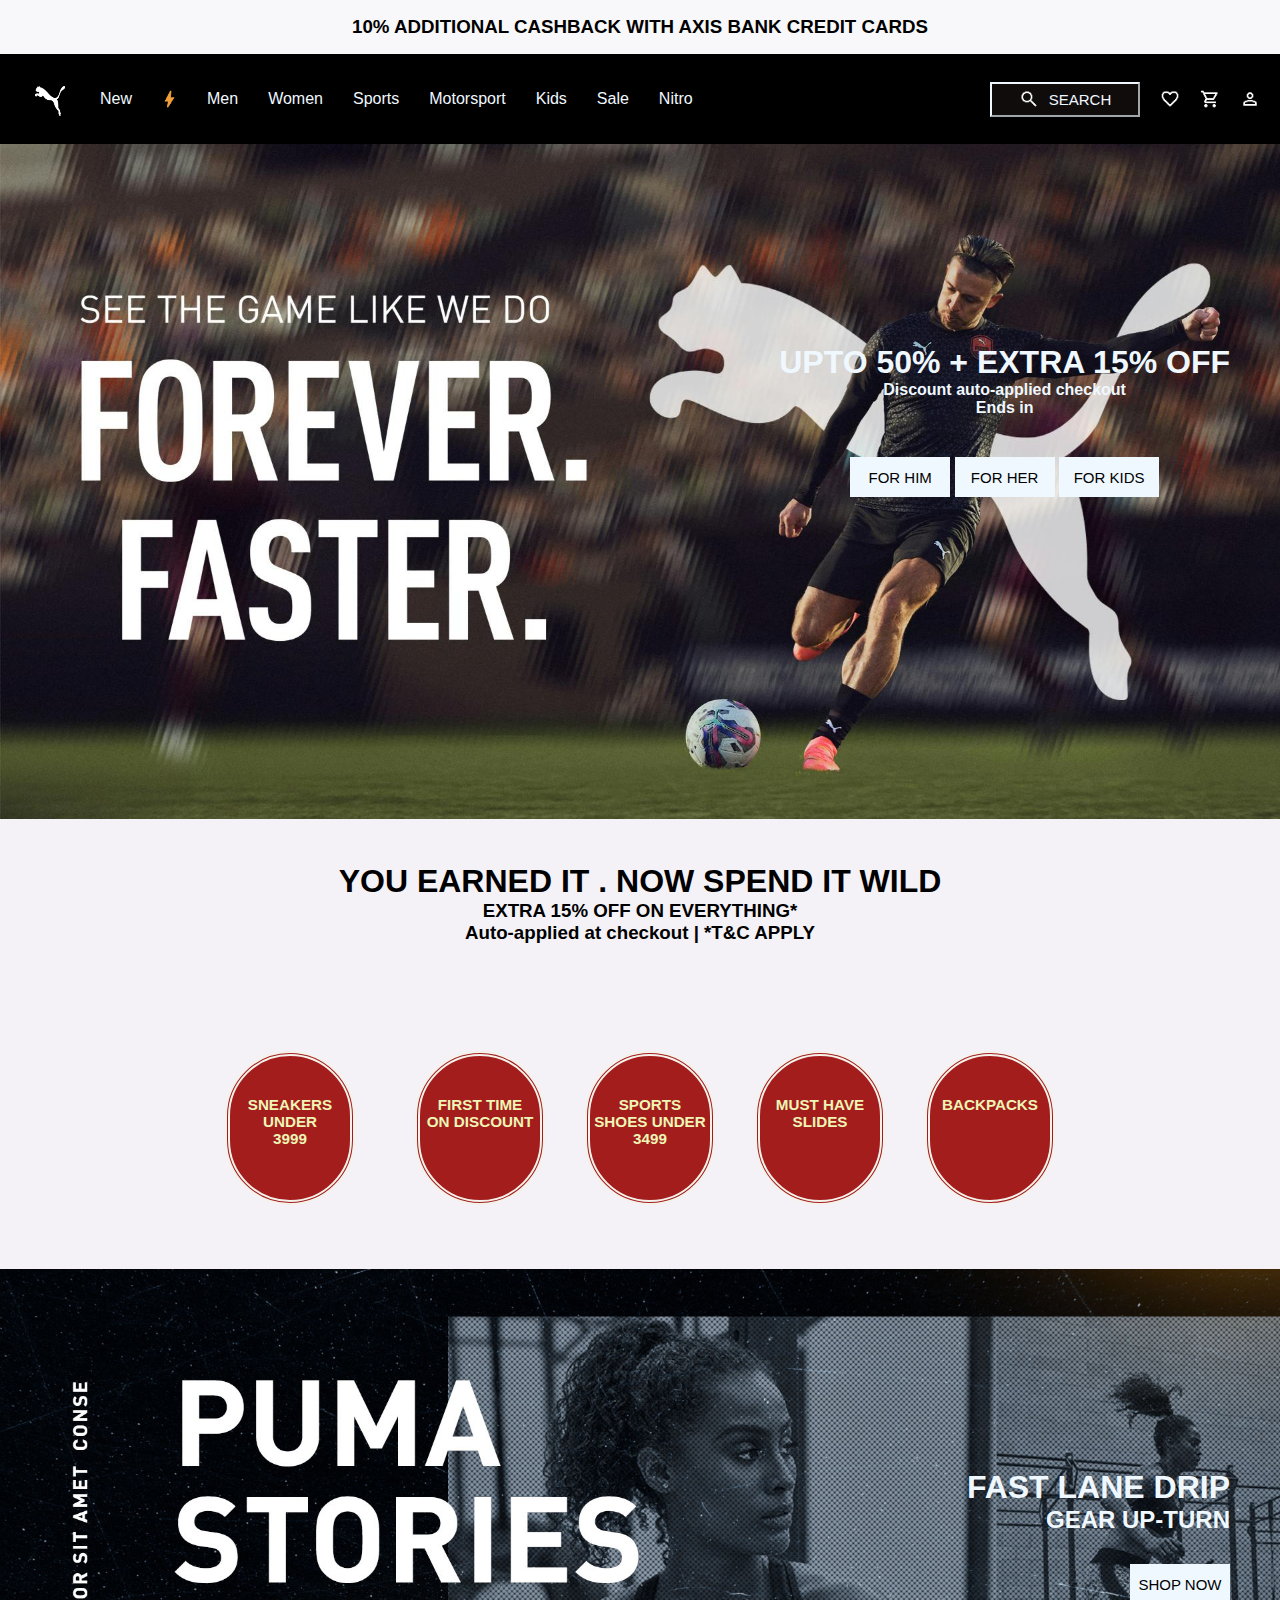
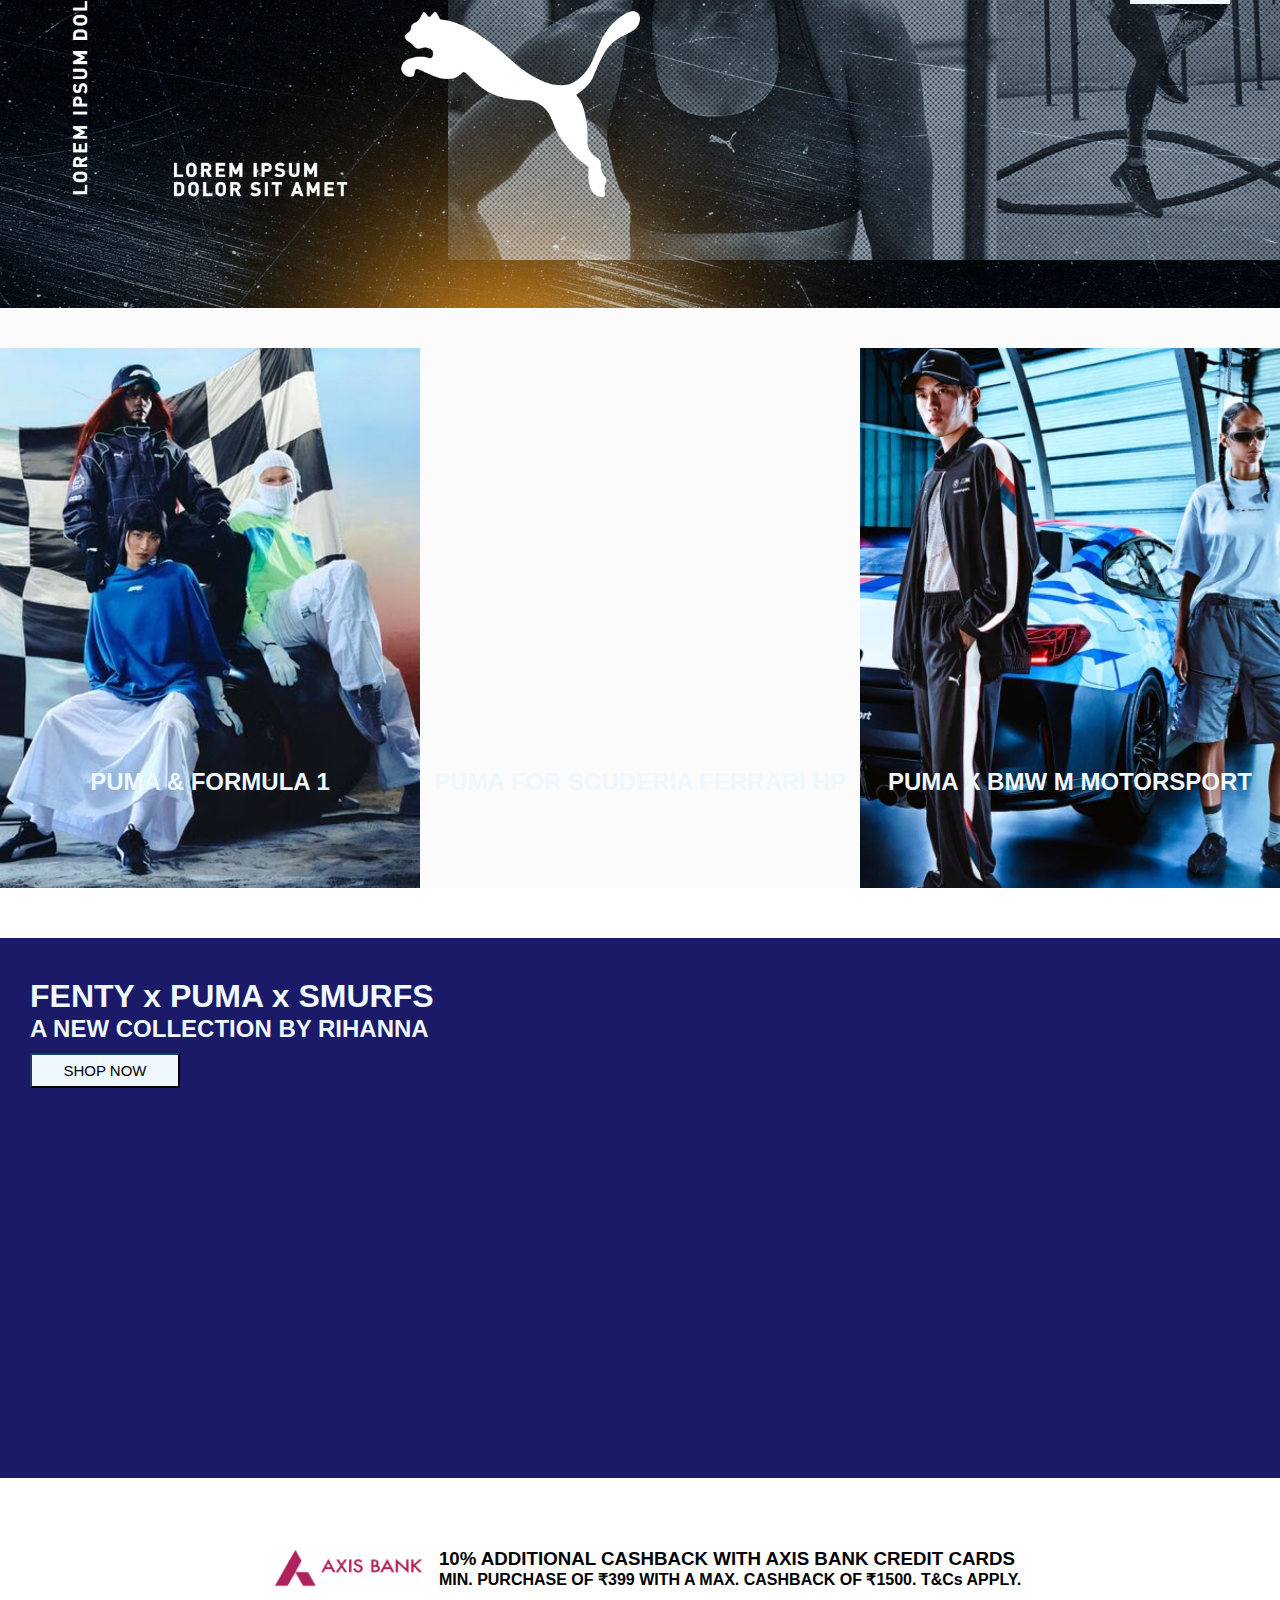
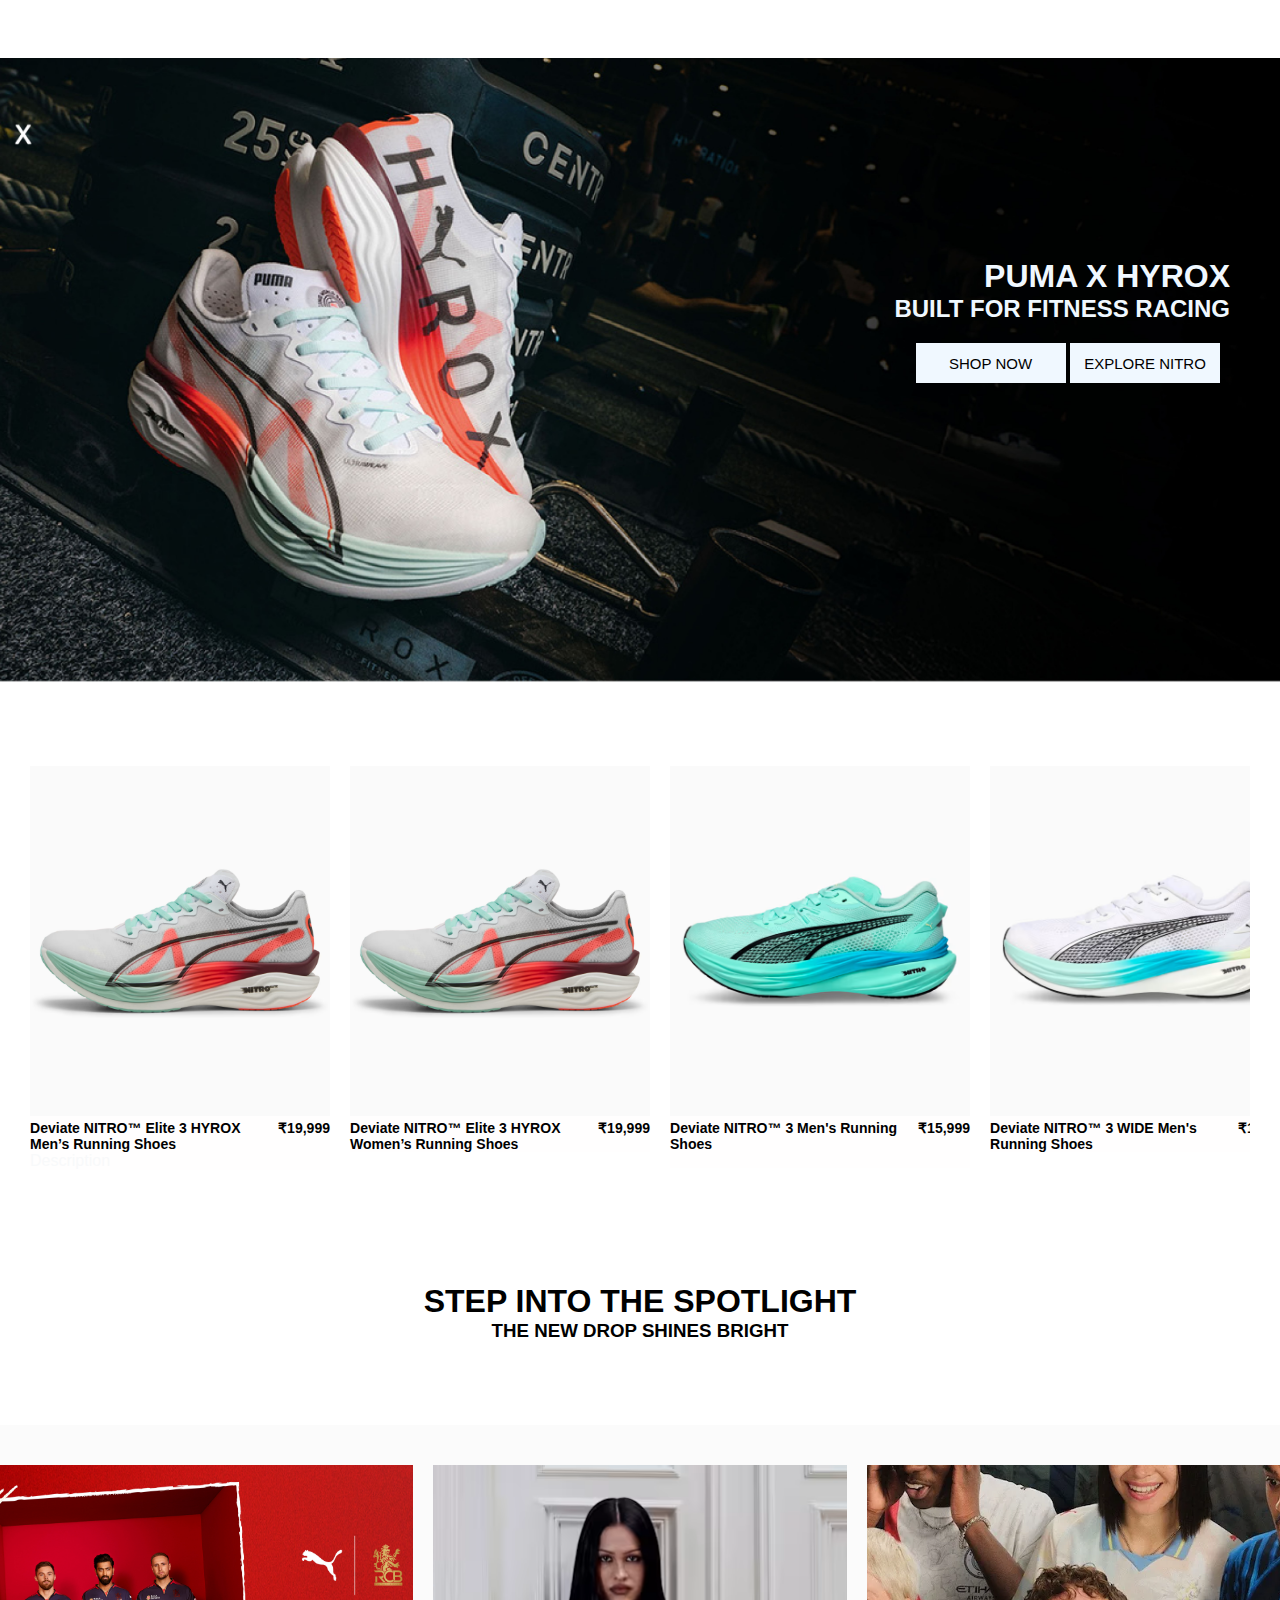
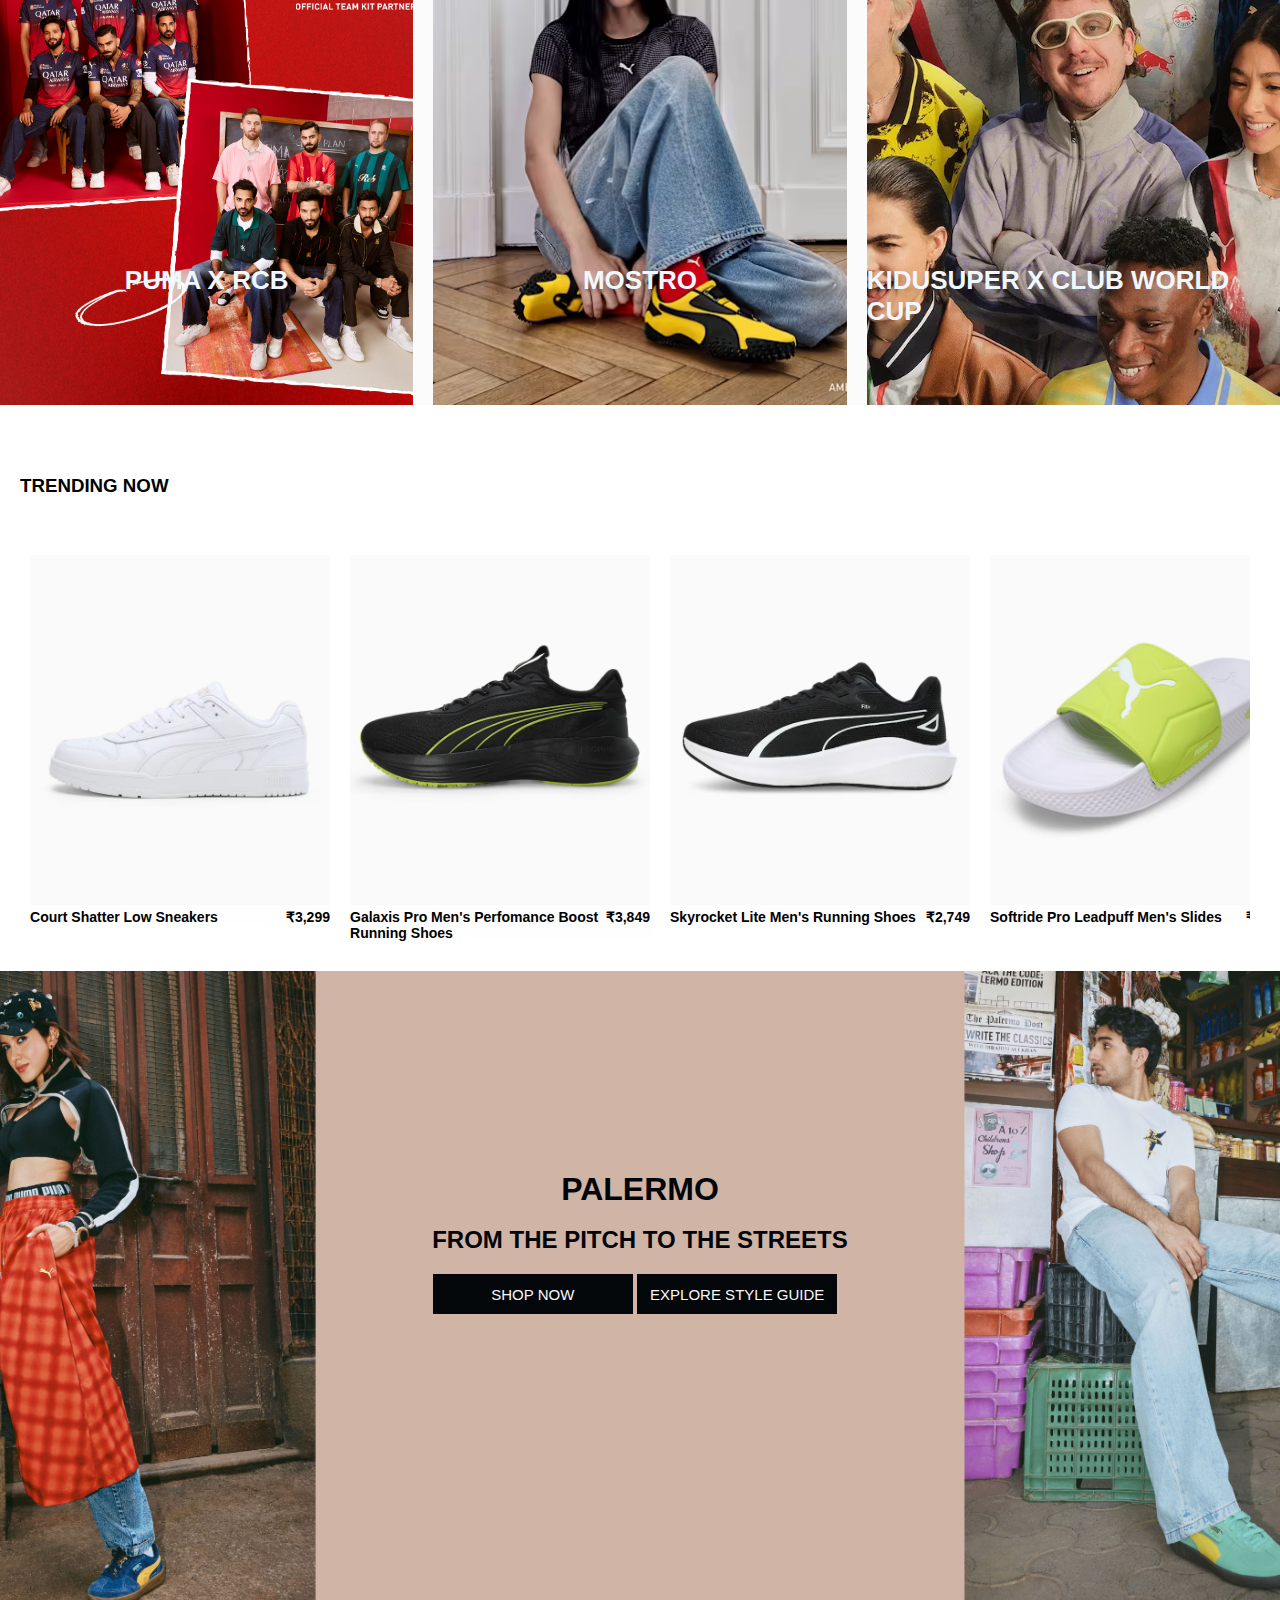
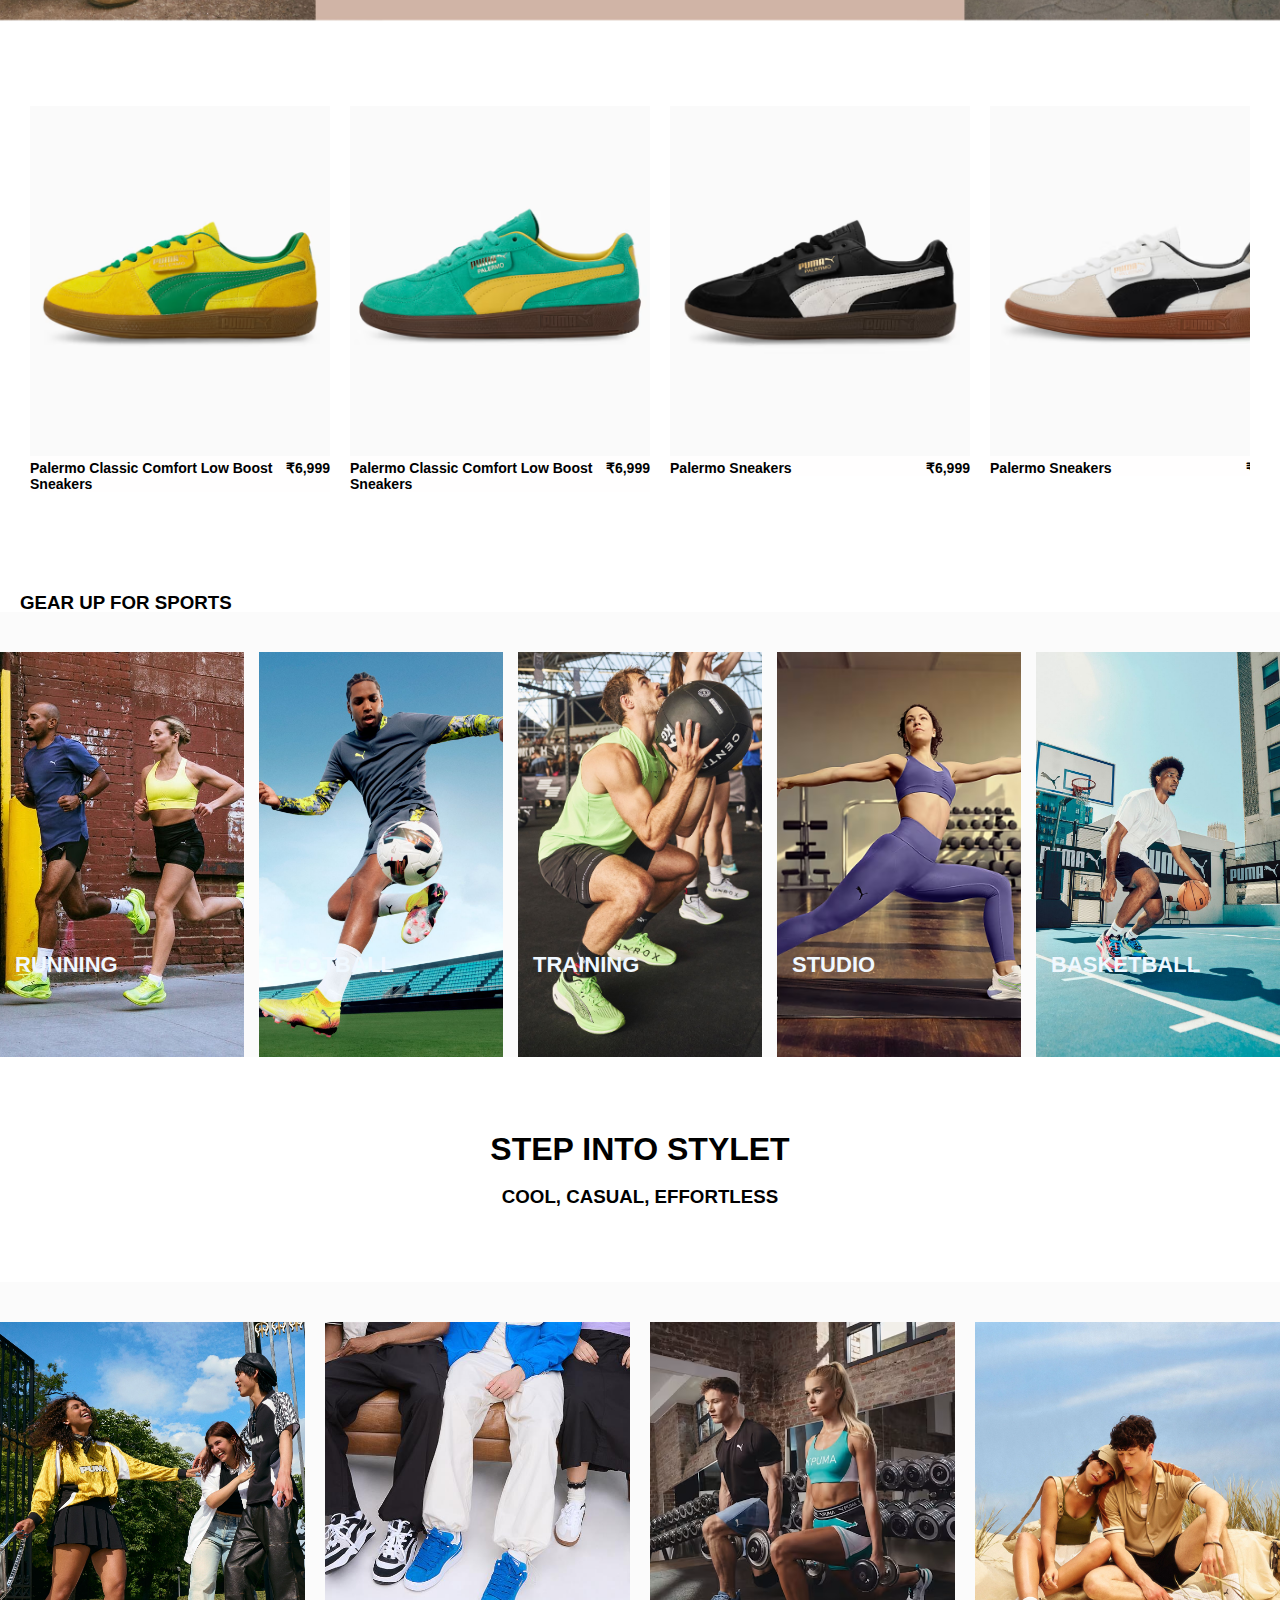
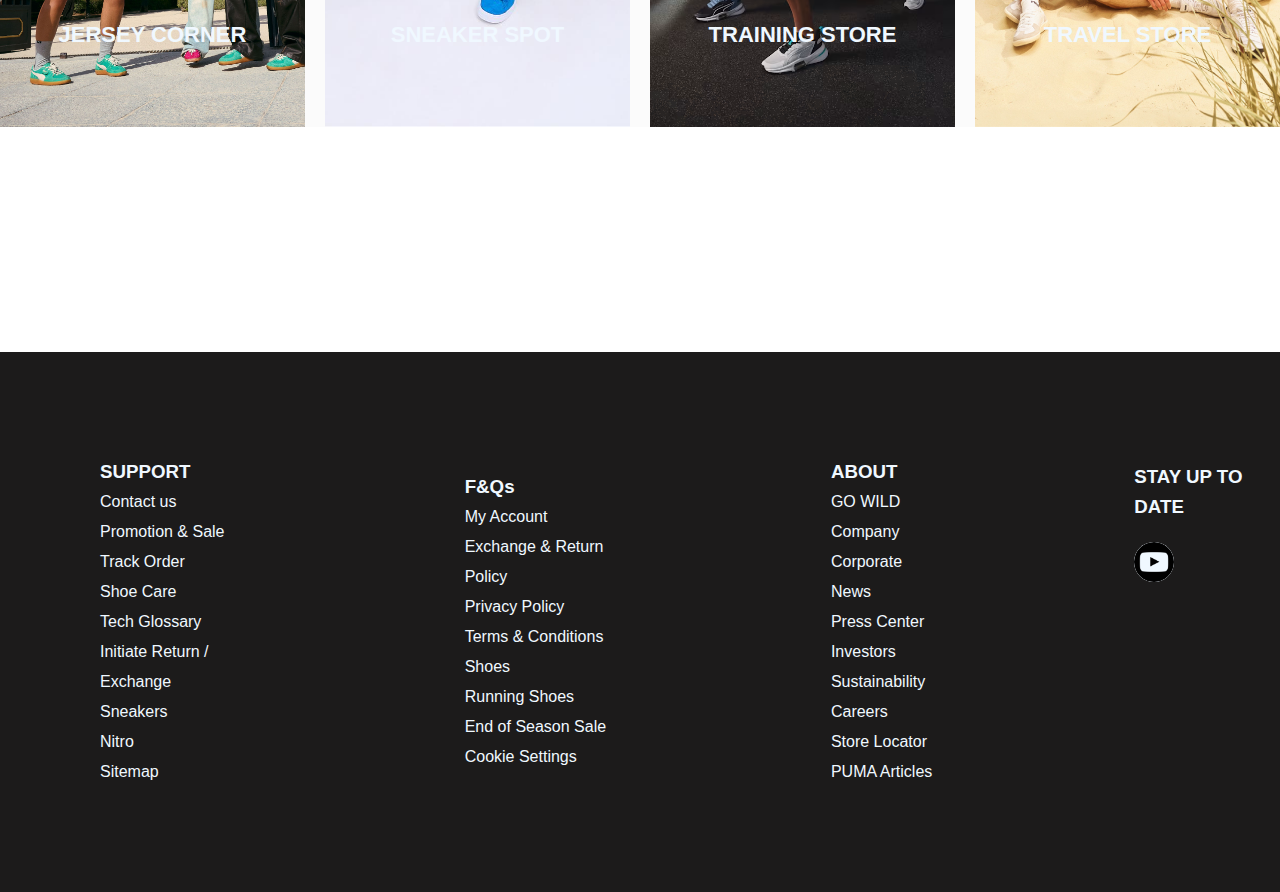
<file: index.html>
<!DOCTYPE html>
<html lang="en">
<head>
    <meta charset="UTF-8">
    <meta name="viewport" content="width=device-width, initial-scale=1.0">
    <title>Puma</title>
    <link rel="stylesheet" href="https://srj-sooraj.github.io/PUMA/css/puma.css">
</head>
<body>
    <div class="top">
        <h3>10% ADDITIONAL CASHBACK WITH AXIS BANK CREDIT CARDS</h3>
    </div>
    <header>
        <section>
            <nav>
                <div class="logo">
                <img src="https://srj-sooraj.github.io/PUMA/images/puma-logo-cover.png" alt="">
                <ul>
                    <li>New</li>
                    <img class="flash" src="https://srj-sooraj.github.io/PUMA/images/flash.png" alt="">
                    <li>Men</li>
                    <li>Women</li>
                    <li>Sports</li>
                    <li>Motorsport</li>
                    <li>Kids</li>
                    <li>Sale</li>
                    <li>Nitro</li>
                </ul>
                </div>
                <div class="bars">
                    <button class="button1">
                        <img class="search" src="https://srj-sooraj.github.io/PUMA/images/Search.png" alt="">
                        SEARCH
                    </button>
                    <img class="icon" src="https://srj-sooraj.github.io/PUMA/images/Favourite.png" alt="">
                    <img class="icon" src="https://srj-sooraj.github.io/PUMA/images/Cart.png" alt="">
                    <img class="icon" src="https://srj-sooraj.github.io/PUMA/images/Person.png" alt="">
                </div>
            </nav>
        </section>
    </header>
    <div class="first">
        <div class="first-text">
            <div>
            <h1>UPTO 50% + EXTRA 15% OFF</h1>
            <h4>Discount auto-applied checkout</h4>
            <h4>Ends in</h4>
            <div class="buttonfirst1">
            <button class="buttonfirst">FOR HIM</button>
            <button class="buttonfirst">FOR HER</button>
            <button class="buttonfirst">FOR KIDS</button>
            </div>
            </div>
        </div>
    </div>
<div class="second">
     <div class="text">
        <div>
        <h1>YOU EARNED IT . NOW SPEND IT WILD</h1>
        <h3>EXTRA 15% OFF ON EVERYTHING*</h3>
        <h3>Auto-applied at checkout | *T&C APPLY </h3>
        </div>
     </div>
  <div class="circle">
    <div class="round">
     <div class="round1">
      <h3>SNEAKERS UNDER <br> 3999</h3>
     </div>   
    </div>
     <div class="round">
      <div class="round1">
      <h3>FIRST TIME <br> ON DISCOUNT</h3>
      </div>
     </div>
    </div>
     <div class="round">
      <div class="round1">
      <h3>SPORTS <br> SHOES UNDER <br>3499</h3>
     </div>
    </div>
     <div class="round">
     <div class="round1">
      <h3>MUST HAVE SLIDES</h3>
     </div>
    </div>
     <div class="round">
     <div class="round1">
      <h3>BACKPACKS</h3>
     </div>
    </div>
  </div>
</div>
<!--Third-->
<div class="third">
     <div class="third-text">
            <div>
            <h1>FAST LANE DRIP</h1>
            <h2>GEAR UP-TURN</h2>
            <div class="buttonthird1">
            <button class="buttonfirst">SHOP NOW</button>
            </div>
            </div>
        </div>
</div>
<!--fourth-->
<div class="cards">
    <div class="cards1">
       <div class="card1text">
       <h1>PUMA & FORMULA 1</h1>
       </div>
    </div>
    <div class="cards2">
        <div class="card1text">
       <h1>PUMA FOR SCUDERIA FERRARI HP</h1>
       </div>
    </div>
    <div class="cards3">
        <div class="card1text">
       <h1>PUMA X BMW M MOTORSPORT</h1>
        </div>
    </div>
</div>
<!--fifth-->
<div class="five">
    <div class="five1">
    <h1>FENTY x PUMA x SMURFS</h1>
    <h2>A NEW COLLECTION BY RIHANNA</h2>
    <div class="but">
    <button class="button2">SHOP NOW</button>
    </div>
    </div>
</div>
<!--space-->
<div class="space">
    <div class="axis">
    <img class="axisimg" src="https://srj-sooraj.github.io/PUMA/images/Axis_Bank_logo.svg.png" alt="">
    </div>
    <div>
         <h3>  10% ADDITIONAL CASHBACK WITH AXIS BANK CREDIT CARDS</h3>
    <h4> MIN. PURCHASE OF ₹399 WITH A MAX. CASHBACK OF ₹1500. T&Cs APPLY.</h4>
    </div>
</div>
<!--sixth-->
<div class="six">
     <div class="six-text">
            <div>
            <h1>PUMA X HYROX</h1>
            <h2>BUILT FOR FITNESS RACING</h2>
            <div class="buttonsix1">
            <button class="buttonsix">SHOP NOW</button>
            <button class="buttonsix">EXPLORE NITRO</button>
            </div>
            </div>
        </div>
</div>
<!--seven-->
<div class="seven">
        <div class="card2">
        <img class="sevenimg" src="https://srj-sooraj.github.io/PUMA/images/Deviate-NITRO™-Elite-3-HYROX-Men’s-Running-Shoes.avif" alt="">
        <div >
            <div class="ms">
                <h3>Deviate NITRO™ Elite 3 HYROX Men’s Running Shoes <br></h3>
                <h3> ₹19,999</h3>
            </div>
            <p>Description</p>
        </div>
        </div>
        <div class="card2">
            <img class="sevenimg" src="https://srj-sooraj.github.io/PUMA/images/Deviate-NITRO™-Elite-3-HYROX-Men’s-Running-Shoes.avif" alt="">
            <div class="ms">
                <h3>Deviate NITRO™ Elite 3 HYROX Women’s Running Shoes </h3>
                 <h3>₹19,999</h3>
            </div>
        </div>
        <div class="card2">
            <img class="sevenimg" src="https://srj-sooraj.github.io/PUMA/images/nitro blue.avif" alt="">
            <div class="ms">
                <h3>Deviate NITRO™ 3 Men's Running Shoes <br><br></h3>
                <h3>₹15,999</h3>
                
            </div>
        </div>
        <div class="card2">
            <img class="sevenimg" src="https://srj-sooraj.github.io/PUMA/images/nitro white.avif" alt="">
            <div class="ms">
                <h3>Deviate NITRO™ 3 WIDE Men's Running Shoes</h3>
                <h3>₹15,999</h3>
            </div>
        </div>
        <div class="card2">
            <img class="sevenimg" src="https://srj-sooraj.github.io/PUMA/images/nitro green.avif" alt="">
            <div class="ms">
                <h3>Deviate NITRO™ Elite 3 HYROX Men’s Running Shoes</h3>
                <h3>₹19,999</h3>
            
            </div>
        </div>
        <div class="card2">
            <img class="sevenimg" src="https://srj-sooraj.github.io/PUMA/images/nitro green women.avif" alt="">
            <div class="ms">
                <h3>Deviate NITRO™ Elite 3 HYROX Women’s Running Shoes</h3>
                <h3>₹19,999</h3>
            </div>
        </div>
        <div class="card2">
            <img class="sevenimg" src="https://srj-sooraj.github.io/PUMA/images/nitro orange.jpg" alt="">
            <div class="ms">
                <h3>MagMax NITRO Men's Maximum Cushioning Running Shoes</h3>
                <h3>₹17,999</h3>
            </div>
        </div>
    </div>
</div>
<!--space2-->
<div class="space2">
    <div class="space2-1">
        <h1>STEP INTO THE SPOTLIGHT</h1>
        <h3>THE NEW DROP SHINES BRIGHT</h3>
    </div>
</div>
<!--eight-->
<div class="cards8">
    <div class="cards81">
        <div class="card8text">
        <h1>PUMA X RCB</h1>
        </div>
    </div>
    <div class="cards82">
        <div class="card8text">
        <h1>MOSTRO</h1>
        </div>
    </div>
    <div class="cards83">
        <div class="card8text">
       <h1>KIDUSUPER X CLUB WORLD CUP</h1>
       </div>
    </div>
       </div>
</div>
<!--space3-->
<div class="space3">
    <div class="space33">
    <h3><b>TRENDING NOW</b></h3>
    </div>
</div>
<!--nine-->
<div class="seven">
        <div class="card2">
        <img class="sevenimg" src="https://srj-sooraj.github.io/PUMA/images/white-sneaker.avif" alt="">
        <div >
            <div class="ms">
                <h3>Court Shatter Low Sneakers<br></h3>
                <h3> ₹3,299</h3>
            </div>
        </div>
        </div>
        <div class="card2">
            <img class="sevenimg" src="https://srj-sooraj.github.io/PUMA/images/black-yellow-sneaker.avif" alt="">
            <div class="ms">
                <h3>Galaxis Pro Men's Perfomance Boost Running Shoes </h3>
                 <h3>₹3,849</h3>
            </div>
        </div>
        <div class="card2">
            <img class="sevenimg" src="https://srj-sooraj.github.io/PUMA/images/black-white-sneaker.avif" alt="">
            <div class="ms">
                <h3>Skyrocket Lite Men's Running Shoes<br></h3>
                <h3>₹2,749</h3>
                
            </div>
        </div>
        <div class="card2">
            <img class="sevenimg" src="https://srj-sooraj.github.io/PUMA/images/flip-flop.avif" alt="">
            <div class="ms">
                <h3>Softride Pro Leadpuff Men's Slides</h3>
                <h3>₹3,999</h3>
            </div>
        </div>
        <div class="card2">
            <img class="sevenimg" src="https://srj-sooraj.github.io/PUMA/images/Badminton.avif" alt="">
            <div class="ms">
                <h3>Deviate NITRO™ Elite 3 HYROX <br> Men’s Running Shoes</h3>
                <h3>₹2,749</h3>
            
            </div>
        </div>
        <div class="card2">
            <img class="sevenimg" src="https://srj-sooraj.github.io/PUMA/images/CA-Pro-Classic-Leather-Sneakers.avif" alt="">
            <div class="ms">
                <h3>CA Pro Classic Leather Sneakers</h3>
                <h3>₹5,199</h3>
            </div>
        </div>
        <div class="card2">
            <img class="sevenimg" src="https://srj-sooraj.github.io/PUMA/images/Darter-Pro-Running-Shoes.avif" alt="">
            <div class="ms">
                <h3>Darter Pro Running Shoes</h3>
                <h3>₹4,549</h3>
            </div>
        </div>
         <div class="card2">
            <img class="sevenimg" src="https://srj-sooraj.github.io/PUMA/images/Palermo-Sneakers.avif" alt="">
            <div class="ms">
                <h3>Palermo Sneakers </h3>
                 <h3>₹6,999</h3>
            </div>
        </div>
         <div class="card2">
            <img class="sevenimg" src="https://srj-sooraj.github.io/PUMA/images/Court-Shatter-Men's-Sportstyle-Sneakers.avif" alt="">
            <div class="ms">
                <h3>Court Shatter Men's Sporstyle<br>sneaker</h3>
                 <h3>₹3,849</h3>
            </div>
        </div>
         <div class="card2">
            <img class="sevenimg" src="https://srj-sooraj.github.io/PUMA/images/FUEGO-.avif" alt="">
            <div class="ms">
                <h3>FUEGO Profoam Men's Responsive cushioned Running Shoes </h3>
                 <h3>₹3,849</h3>
            </div>
        </div>
    </div>
</div>
<!--ten-->
<div class="ten">
    <div class="ten1">
    <div>
        <h1>PALERMO</h1>
        <br>
        <h2>FROM THE PITCH TO THE STREETS</h2>
        <div class="buttonten">
        <button class="buttonten1">SHOP NOW</button>
        <button class="buttonten1">EXPLORE STYLE GUIDE</button>
        </div>
    </div>
    </div>
</div>
<!--eleven-->
<div class="eleven">
        <div class="card2">
        <img class="sevenimg" src="https://srj-sooraj.github.io/PUMA/images/Palermo-Classic-Comfort-Low-Boot-Sneakers.avif" alt="">
        <div >
            <div class="ms">
                <h3>Palermo Classic Comfort Low Boost Sneakers<br></h3>
                <h3> ₹6,999</h3>
            </div>
        </div>
        </div>
        <div class="card2">
            <img class="sevenimg" src="https://srj-sooraj.github.io/PUMA/images/Palermo-Classic-Comfort-Low-Boot-Sneakers (1).avif" alt="">
            <div class="ms">
                <h3>Palermo Classic Comfort Low Boost Sneakers</h3>
                 <h3>₹6,999</h3>
            </div>
        </div>
        <div class="card2">
            <img class="sevenimg" src="https://srj-sooraj.github.io/PUMA/images/Palermo-Sneakers (1).avif" alt="">
            <div class="ms">
                <h3>Palermo Sneakers<br></h3>
                <h3>₹6,999</h3>
                
            </div>
        </div>
        <div class="card2">
            <img class="sevenimg" src="https://srj-sooraj.github.io/PUMA/images/Palermo-Sneakers.avif" alt="">
            <div class="ms">
                <h3>Palermo Sneakers</h3>
                <h3>₹6,999</h3>
            </div>
        </div>
        <div class="card2">
            <img class="sevenimg" src="https://srj-sooraj.github.io/PUMA/images/Road-To-Unity-Palermo-Leather-Sneakers.avif" alt="">
            <div class="ms">
                <h3>Road To Unity Palermo Leather Sneakers</h3>
                <h3>₹6,999</h3>
            
            </div>
        </div>
</div>
<!--space-->
<div class="space3">
    <div class="space33">
    <h3><b>GEAR UP FOR SPORTS</b></h3>
    </div>
</div>
<!--12-->
<div class="twelve">
    <div class="twelve1">
        <div class="twelvetext">
        <h1>RUNNING</h1>
        </div>
    </div>
    <div class="twelve2">
        <div class="twelvetext">
        <h1>FOOTBALL</h1>
        </div>
    </div>
    <div class="twelve3">
        <div class="twelvetext">
       <h1>TRAINING</h1>
       </div>
    </div>
     <div class="twelve4">
        <div class="twelvetext">
        <h1>STUDIO</h1>
        </div>
    </div>
    <div class="twelve5">
        <div class="twelvetext">
        <h1>BASKETBALL</h1>
        </div>
    </div>
       </div>
</div>
<!--space-->
<div class="space2">
    <div class="space2-1">
        <h1>STEP INTO STYLET</h1>
        <br>
        <h3>COOL, CASUAL, EFFORTLESS</h3>
    </div>
</div>
<!--13-->
<div class="thirty8">
    <div class="thirty81">
        <div class="card85text">
        <h1>JERSEY CORNER</h1>
        </div>
    </div>
    <div class="thirty82">
        <div class="card85text">
        <h1>SNEAKER SPOT</h1>
        </div>
    </div>
    <div class="thirty83">
        <div class="card85text">
       <h1>TRAINING STORE</h1>
       </div>
    </div>
     <div class="thirty84">
        <div class="card85text">
        <h1>TRAVEL STORE</h1>
        </div>
    </div>
       </div>
</div>
 <!--space-->
 <div class="space2">
        <div>
          
        </div>
    </div>
    <!--footer-->
    <footer>
        <div class="footer1">
           <div class="foot1">
            <h3>SUPPORT</h3>
            <p>Contact us</p>
            <p>Promotion & Sale</p>
            <p>Track Order</p>
            <p>Shoe Care</p>
            <p>Tech Glossary</p>
            <p>Initiate Return / Exchange</p>
            <p>Sneakers</p>
            <p>Nitro</p>
            <p>Sitemap</p>
           </div>
           <div class="foot1">
            <h3>F&Qs</h3>
            <p>My Account</p>
            <p>Exchange & Return Policy</p>
            <p>Privacy Policy</p>
            <p>Terms & Conditions</p>
            <p>Shoes</p>
            <p>Running Shoes</p>
            <p>End of Season Sale</p>
            <p>Cookie Settings</p>
           </div>
           <div class="foot1">
            <h3>ABOUT</h3>
            <p>GO WILD
            <p>Company</p>
            <p>Corporate News</p>
            <p>Press Center</p>
            <p>Investors</p>
            <p>Sustainability</p>
            <p>Careers</p>
            <p>Store Locator</p>
            <p>PUMA Articles</p>
           </div>
           <div class="foot1">
            <div class="foot2">
           <h3>STAY UP TO DATE</h3>
           <div class="footimg">
           <img class="yt" src="https://srj-sooraj.github.io/PUMA/images/youtube-symbol_49411.png" alt="">
           </div>
           </div>
           </div>
        </div>
    </footer>
</body>
</html>
</file>
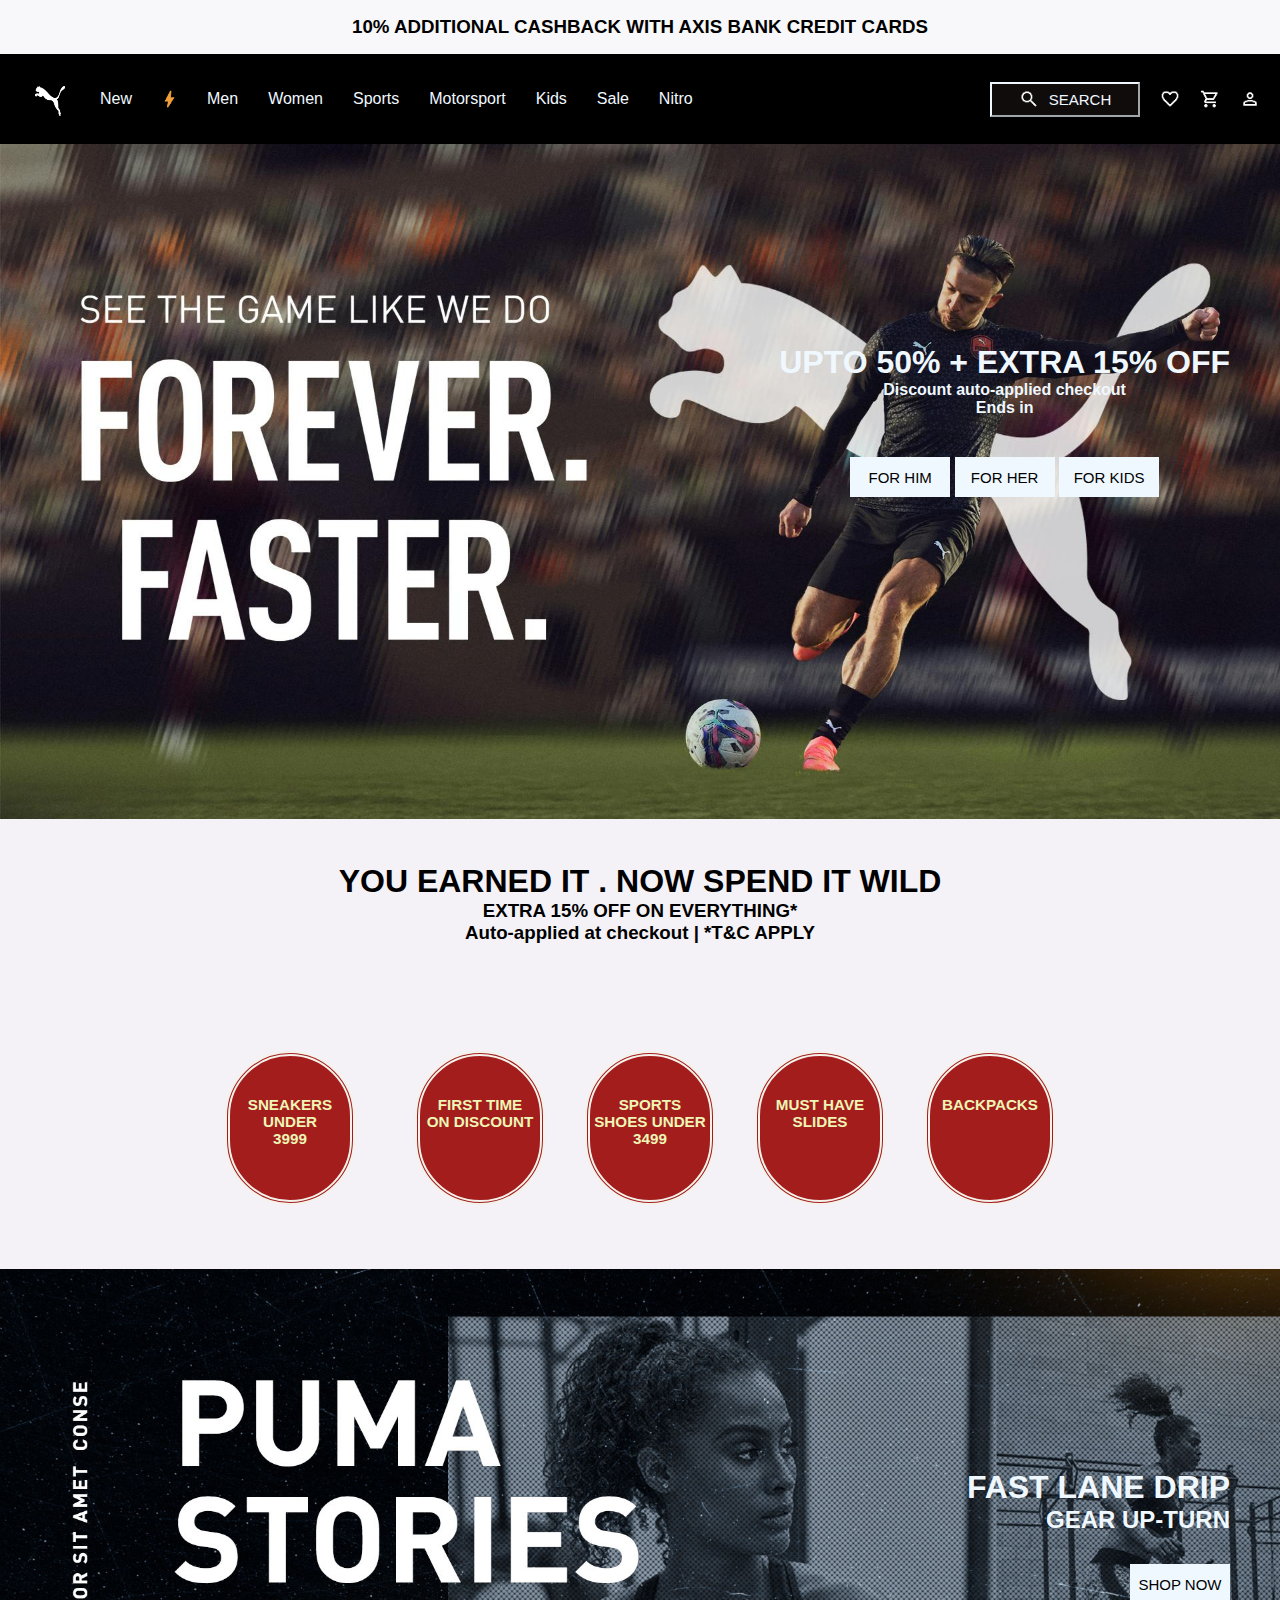
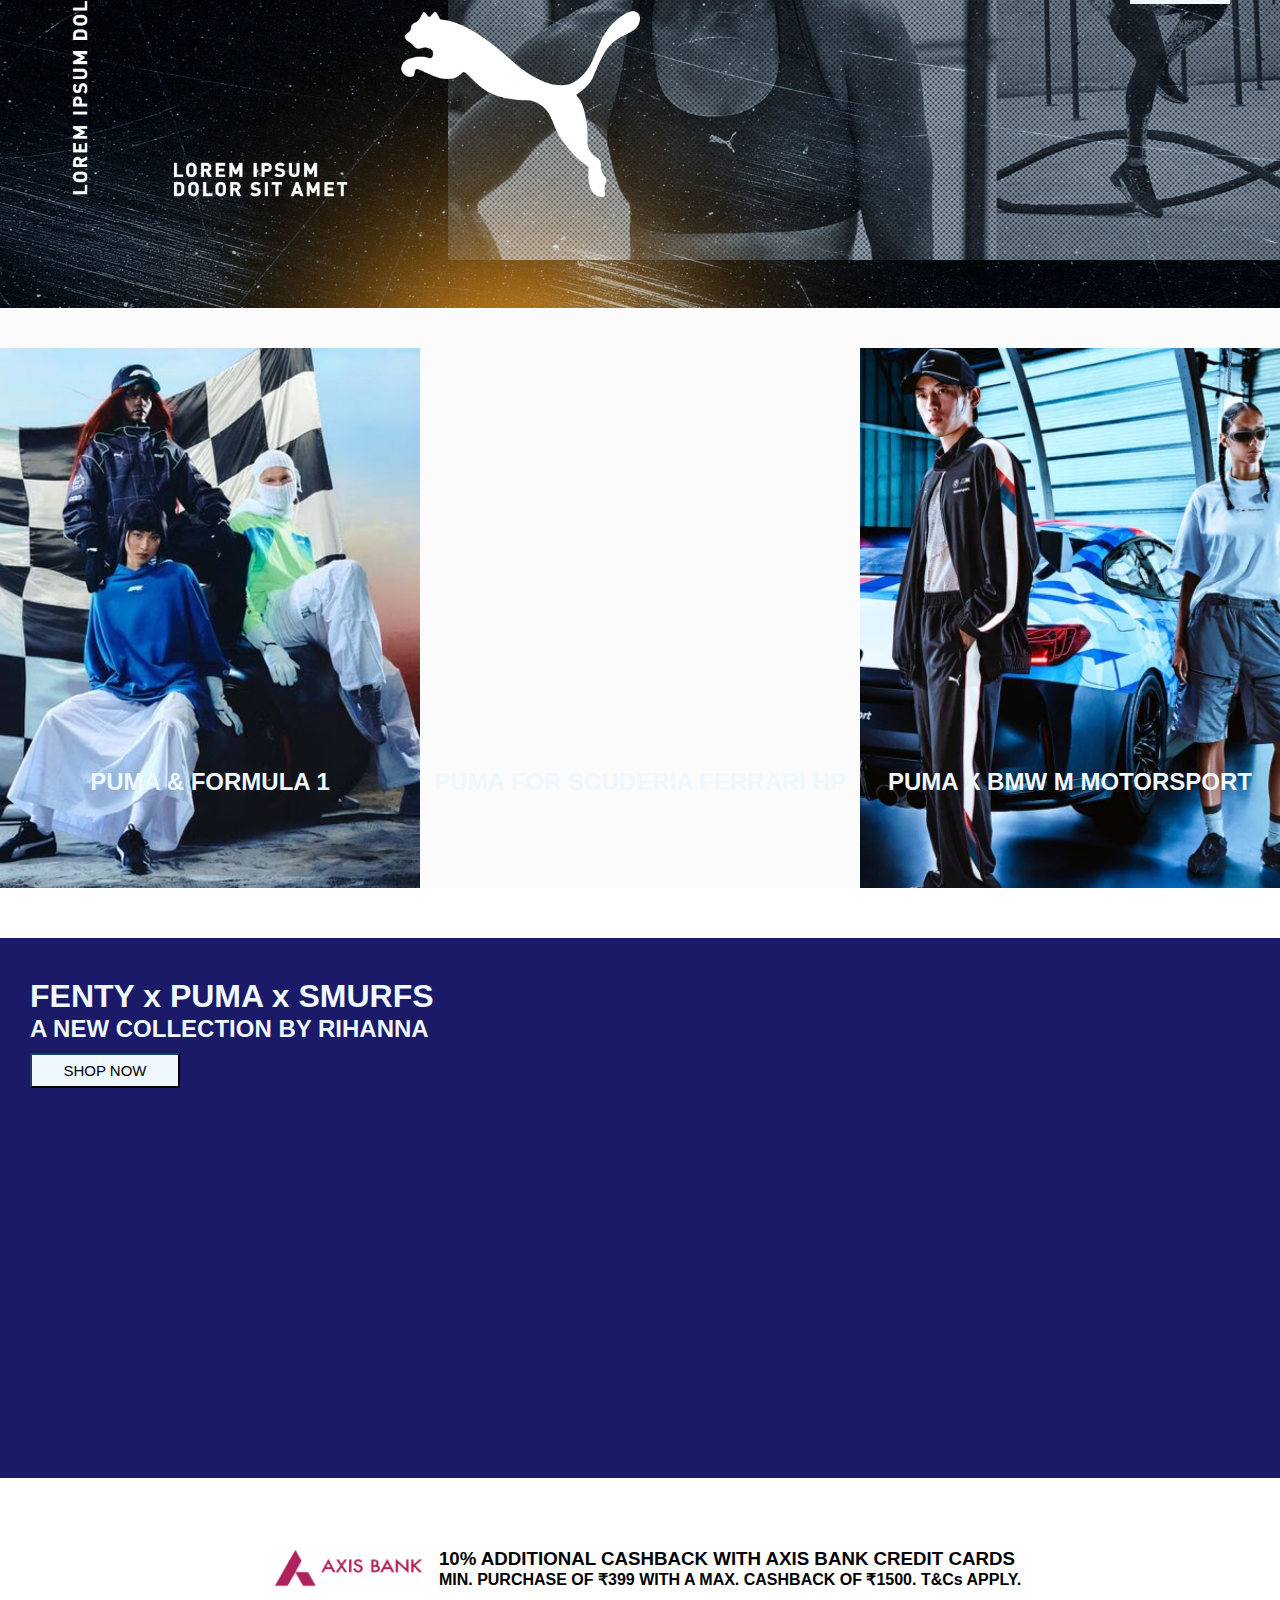
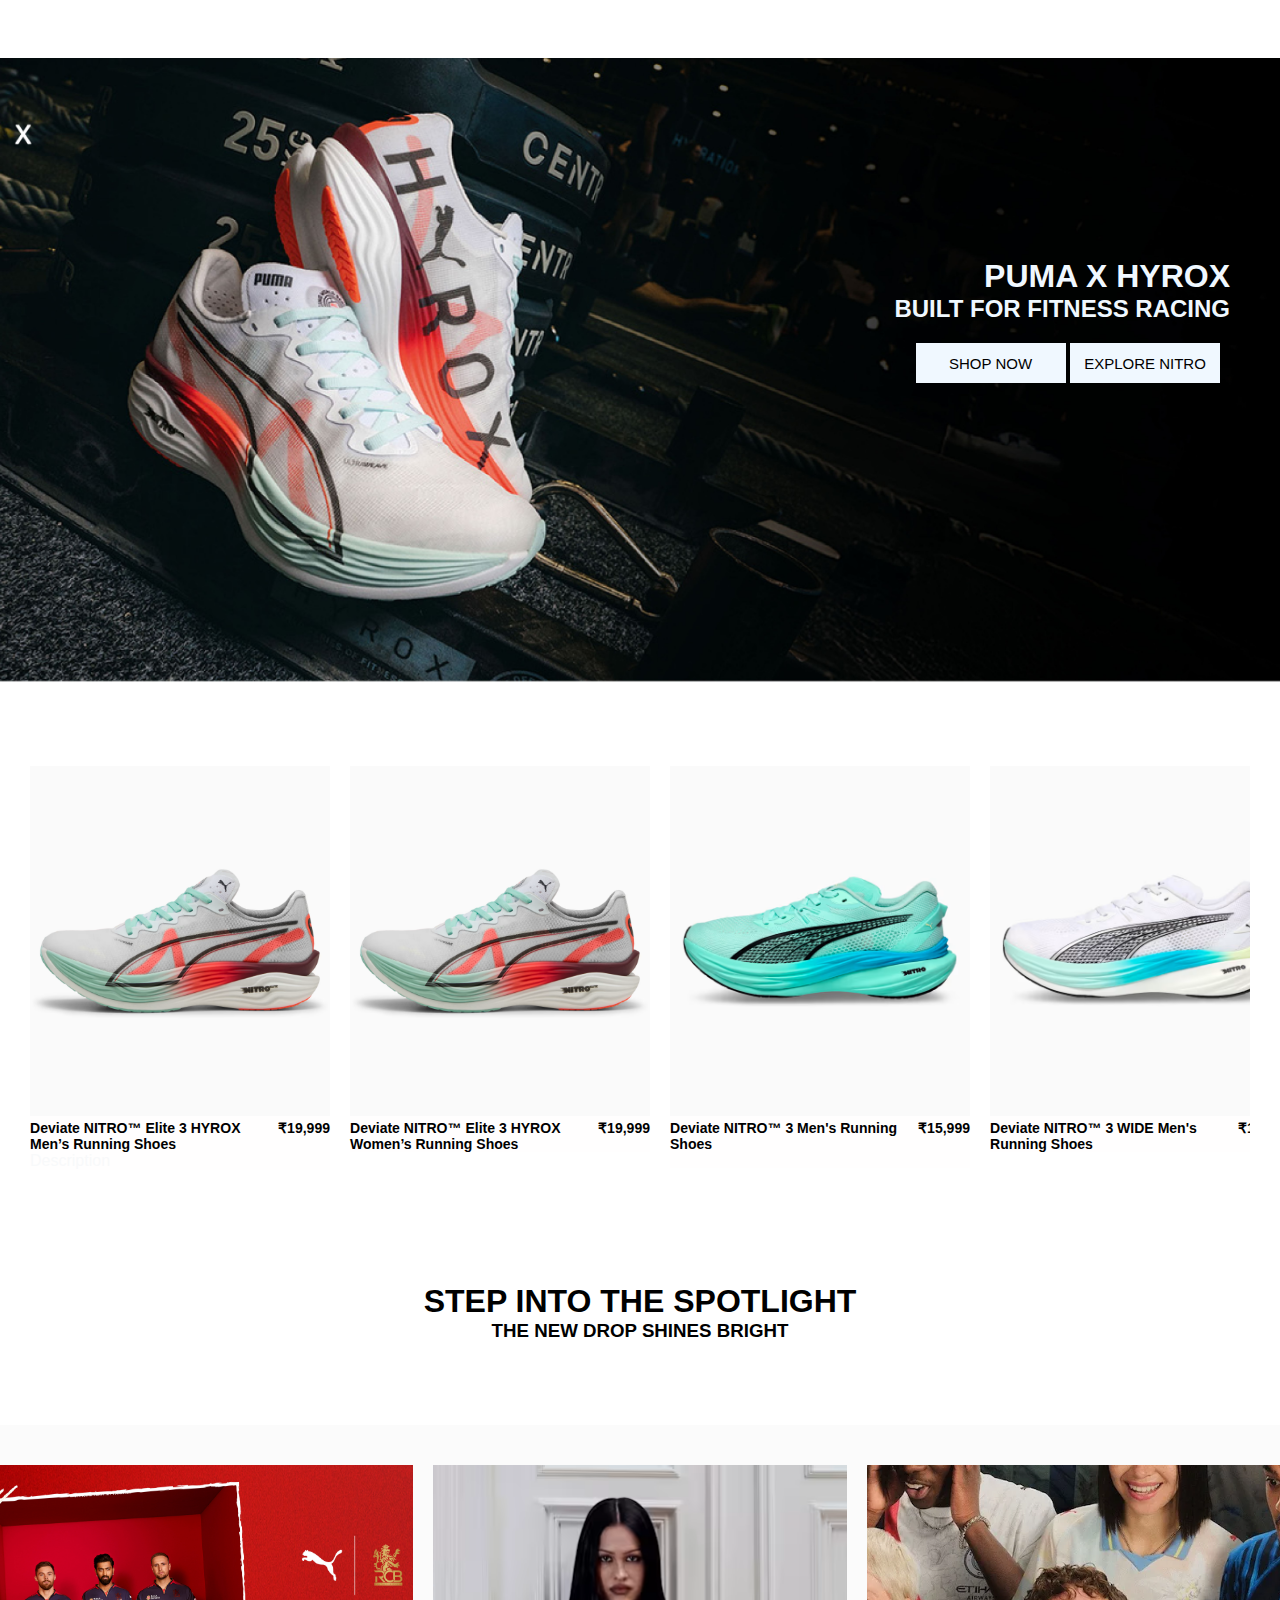
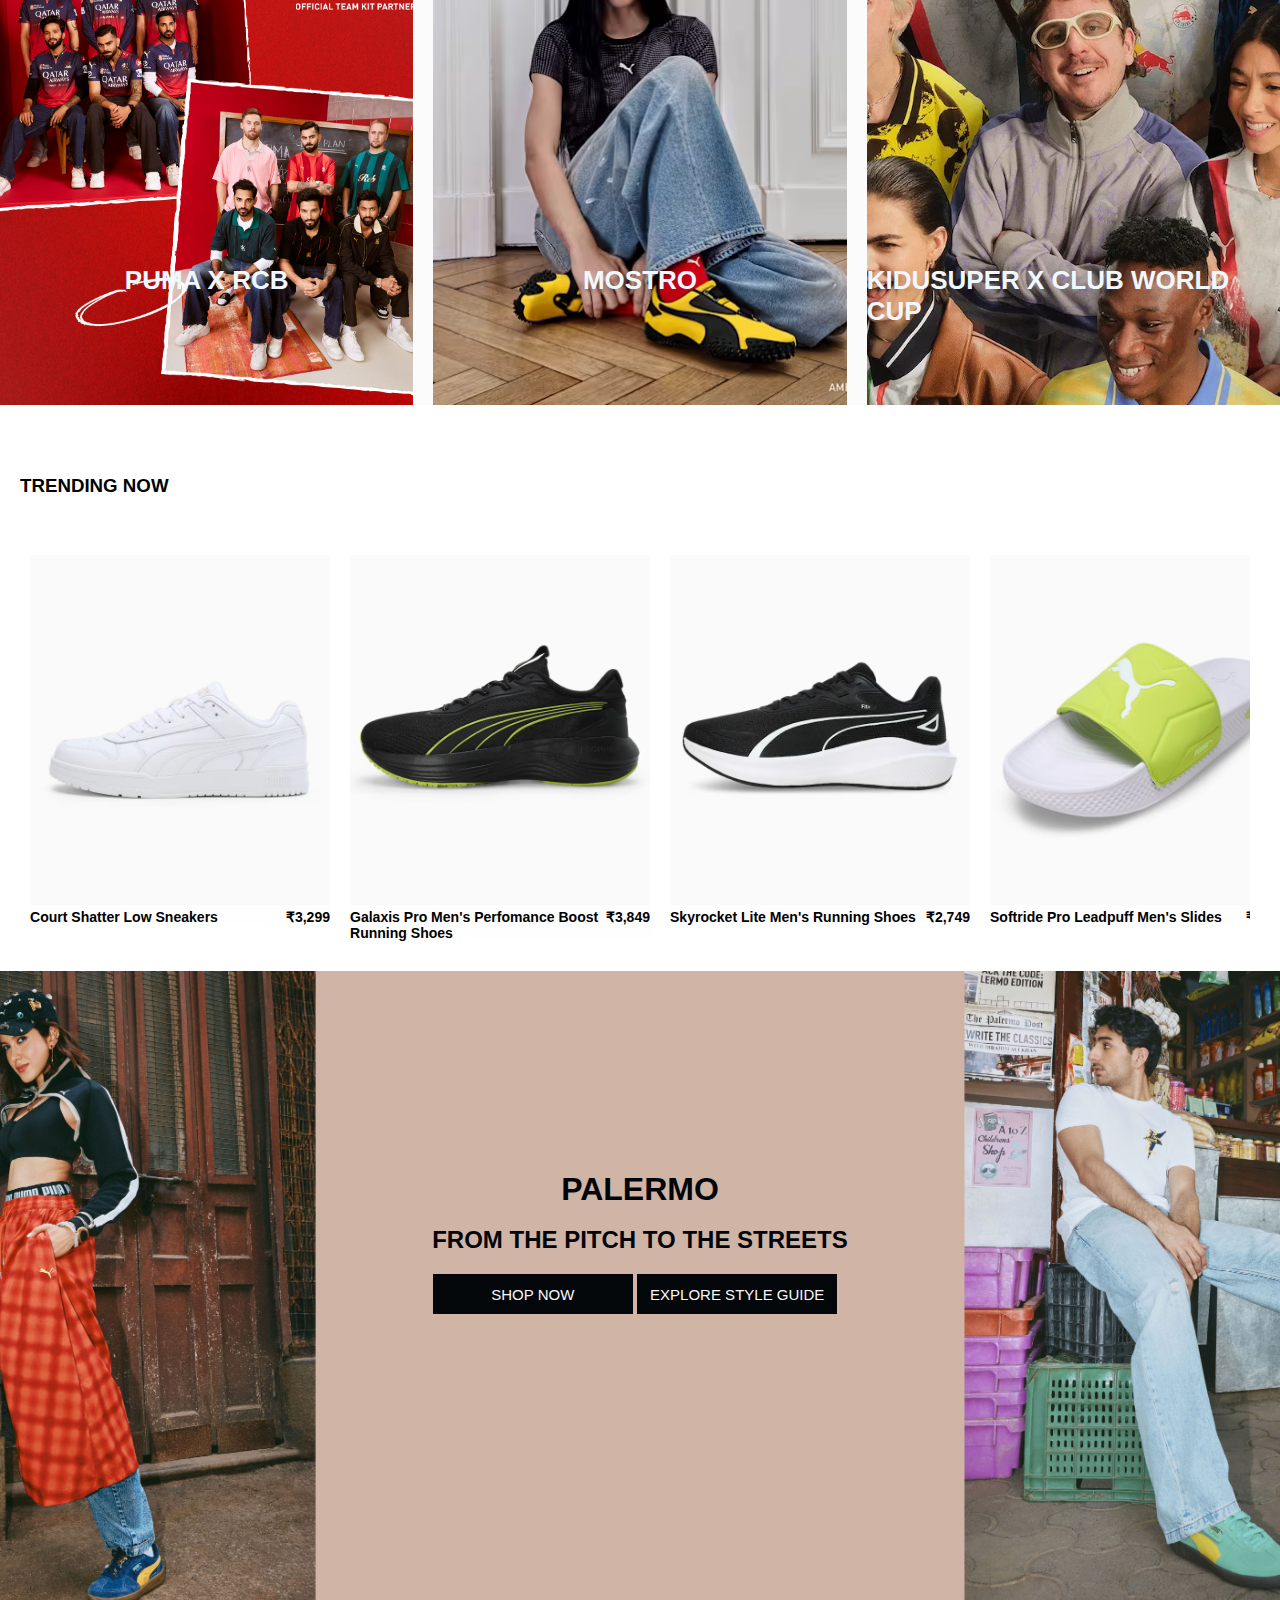
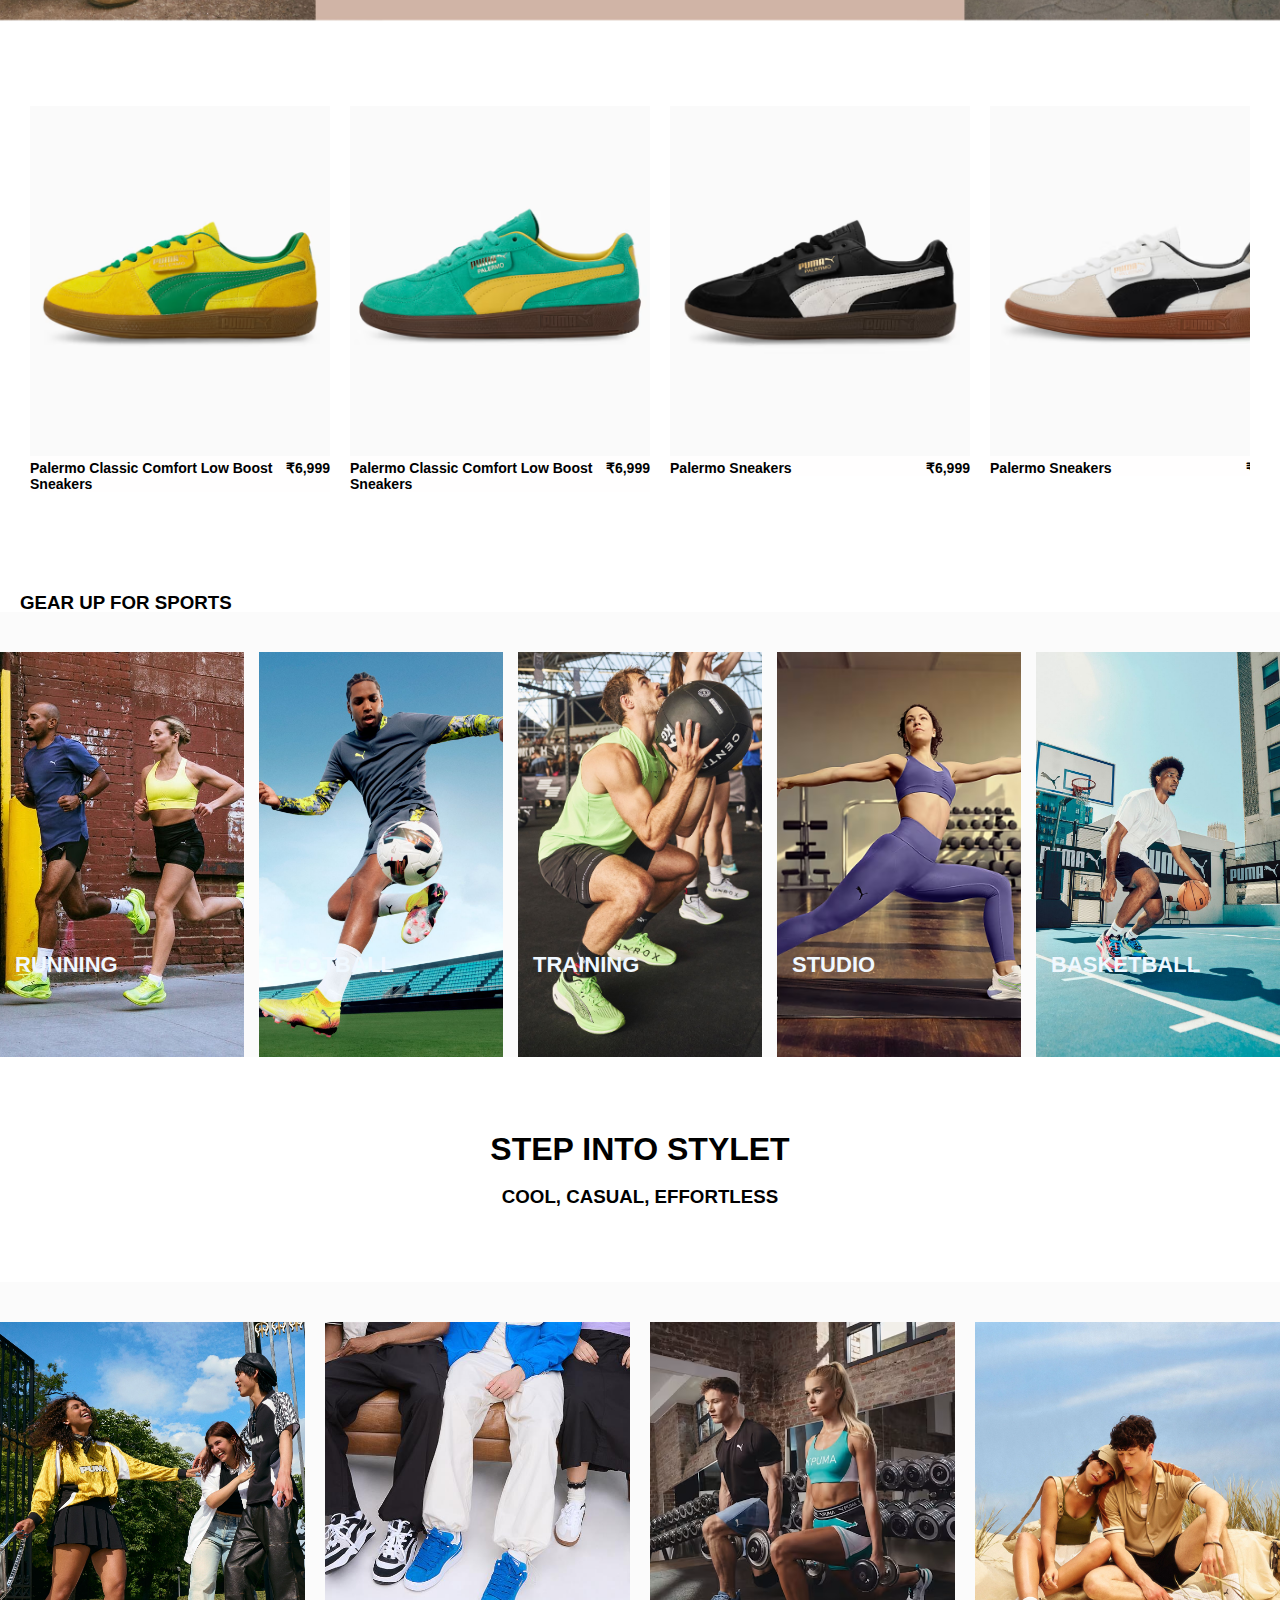
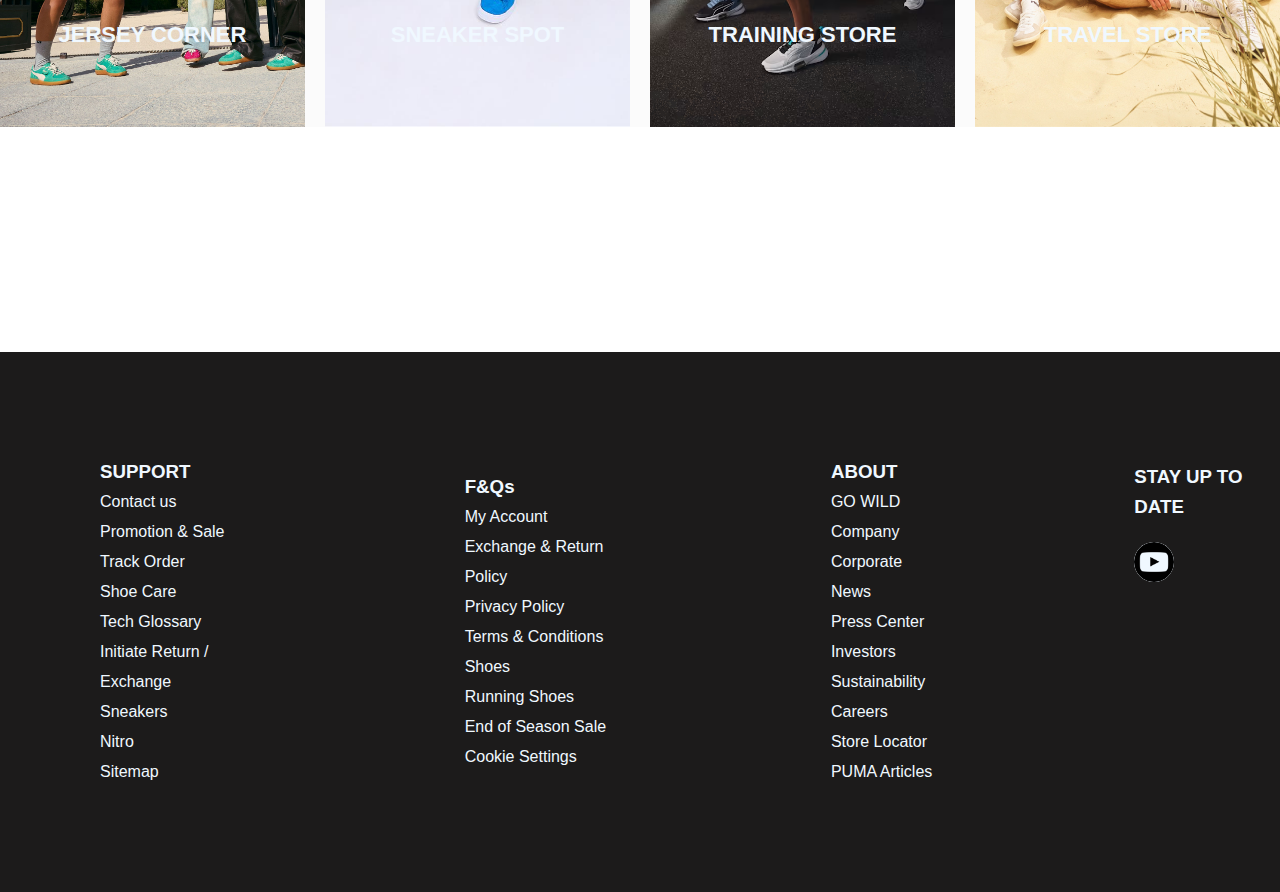
<file: puma.html>
<!DOCTYPE html>
<html lang="en">
<head>
    <meta charset="UTF-8">
    <meta name="viewport" content="width=device-width, initial-scale=1.0">
    <title>Puma</title>
    <link rel="stylesheet" href="/css/puma.css">
</head>
<body>
    <div class="top">
        <h3>10% ADDITIONAL CASHBACK WITH AXIS BANK CREDIT CARDS</h3>
    </div>
    <header>
        <section>
            <nav>
                <div class="logo">
                <img src="/images/puma-logo-cover.png" alt="">
                <ul>
                    <li>New</li>
                    <img class="flash" src="/images/flash.png" alt="">
                    <li>Men</li>
                    <li>Women</li>
                    <li>Sports</li>
                    <li>Motorsport</li>
                    <li>Kids</li>
                    <li>Sale</li>
                    <li>Nitro</li>
                </ul>
                </div>
                <div class="bars">
                    <button class="button1">
                        <img class="search" src="/images/Search.png" alt="">
                        SEARCH
                    </button>
                    <img class="icon" src="/images/Favourite.png" alt="">
                    <img class="icon" src="/images/Cart.png" alt="">
                    <img class="icon" src="/images/Person.png" alt="">
                </div>
            </nav>
        </section>
    </header>
    <div class="first">
        <div class="first-text">
            <div>
            <h1>UPTO 50% + EXTRA 15% OFF</h1>
            <h4>Discount auto-applied checkout</h4>
            <h4>Ends in</h4>
            <div class="buttonfirst1">
            <button class="buttonfirst">FOR HIM</button>
            <button class="buttonfirst">FOR HER</button>
            <button class="buttonfirst">FOR KIDS</button>
            </div>
            </div>
        </div>
    </div>
<div class="second">
     <div class="text">
        <div>
        <h1>YOU EARNED IT . NOW SPEND IT WILD</h1>
        <h3>EXTRA 15% OFF ON EVERYTHING*</h3>
        <h3>Auto-applied at checkout | *T&C APPLY </h3>
        </div>
     </div>
  <div class="circle">
    <div class="round">
     <div class="round1">
      <h3>SNEAKERS UNDER <br> 3999</h3>
     </div>   
    </div>
     <div class="round">
      <div class="round1">
      <h3>FIRST TIME <br> ON DISCOUNT</h3>
      </div>
     </div>
    </div>
     <div class="round">
      <div class="round1">
      <h3>SPORTS <br> SHOES UNDER <br>3499</h3>
     </div>
    </div>
     <div class="round">
     <div class="round1">
      <h3>MUST HAVE SLIDES</h3>
     </div>
    </div>
     <div class="round">
     <div class="round1">
      <h3>BACKPACKS</h3>
     </div>
    </div>
  </div>
</div>
<!--Third-->
<div class="third">
     <div class="third-text">
            <div>
            <h1>FAST LANE DRIP</h1>
            <h2>GEAR UP-TURN</h2>
            <div class="buttonthird1">
            <button class="buttonfirst">SHOP NOW</button>
            </div>
            </div>
        </div>
</div>
<!--fourth-->
<div class="cards">
    <div class="cards1">
       <div class="card1text">
       <h1>PUMA & FORMULA 1</h1>
       </div>
    </div>
    <div class="cards2">
        <div class="card1text">
       <h1>PUMA FOR SCUDERIA FERRARI HP</h1>
       </div>
    </div>
    <div class="cards3">
        <div class="card1text">
       <h1>PUMA X BMW M MOTORSPORT</h1>
        </div>
    </div>
</div>
<!--fifth-->
<div class="five">
    <div class="five1">
    <h1>FENTY x PUMA x SMURFS</h1>
    <h2>A NEW COLLECTION BY RIHANNA</h2>
    <div class="but">
    <button class="button2">SHOP NOW</button>
    </div>
    </div>
</div>
<!--space-->
<div class="space">
    <div class="axis">
    <img class="axisimg" src="/images/Axis_Bank_logo.svg.png" alt="">
    </div>
    <div>
         <h3>  10% ADDITIONAL CASHBACK WITH AXIS BANK CREDIT CARDS</h3>
    <h4> MIN. PURCHASE OF ₹399 WITH A MAX. CASHBACK OF ₹1500. T&Cs APPLY.</h4>
    </div>
</div>
<!--sixth-->
<div class="six">
     <div class="six-text">
            <div>
            <h1>PUMA X HYROX</h1>
            <h2>BUILT FOR FITNESS RACING</h2>
            <div class="buttonsix1">
            <button class="buttonsix">SHOP NOW</button>
            <button class="buttonsix">EXPLORE NITRO</button>
            </div>
            </div>
        </div>
</div>
<!--seven-->
<div class="seven">
        <div class="card2">
        <img class="sevenimg" src="/images/Deviate-NITRO™-Elite-3-HYROX-Men’s-Running-Shoes.avif" alt="">
        <div >
            <div class="ms">
                <h3>Deviate NITRO™ Elite 3 HYROX Men’s Running Shoes <br></h3>
                <h3> ₹19,999</h3>
            </div>
            <p>Description</p>
        </div>
        </div>
        <div class="card2">
            <img class="sevenimg" src="/images/Deviate-NITRO™-Elite-3-HYROX-Men’s-Running-Shoes.avif" alt="">
            <div class="ms">
                <h3>Deviate NITRO™ Elite 3 HYROX Women’s Running Shoes </h3>
                 <h3>₹19,999</h3>
            </div>
        </div>
        <div class="card2">
            <img class="sevenimg" src="/images/nitro blue.avif" alt="">
            <div class="ms">
                <h3>Deviate NITRO™ 3 Men's Running Shoes <br><br></h3>
                <h3>₹15,999</h3>
                
            </div>
        </div>
        <div class="card2">
            <img class="sevenimg" src="/images/nitro white.avif" alt="">
            <div class="ms">
                <h3>Deviate NITRO™ 3 WIDE Men's Running Shoes</h3>
                <h3>₹15,999</h3>
            </div>
        </div>
        <div class="card2">
            <img class="sevenimg" src="/images/nitro green.avif" alt="">
            <div class="ms">
                <h3>Deviate NITRO™ Elite 3 HYROX Men’s Running Shoes</h3>
                <h3>₹19,999</h3>
            
            </div>
        </div>
        <div class="card2">
            <img class="sevenimg" src="/images/nitro green women.avif" alt="">
            <div class="ms">
                <h3>Deviate NITRO™ Elite 3 HYROX Women’s Running Shoes</h3>
                <h3>₹19,999</h3>
            </div>
        </div>
        <div class="card2">
            <img class="sevenimg" src="/images/nitro orange.jpg" alt="">
            <div class="ms">
                <h3>MagMax NITRO Men's Maximum Cushioning Running Shoes</h3>
                <h3>₹17,999</h3>
            </div>
        </div>
    </div>
</div>
<!--space2-->
<div class="space2">
    <div class="space2-1">
        <h1>STEP INTO THE SPOTLIGHT</h1>
        <h3>THE NEW DROP SHINES BRIGHT</h3>
    </div>
</div>
<!--eight-->
<div class="cards8">
    <div class="cards81">
        <div class="card8text">
        <h1>PUMA X RCB</h1>
        </div>
    </div>
    <div class="cards82">
        <div class="card8text">
        <h1>MOSTRO</h1>
        </div>
    </div>
    <div class="cards83">
        <div class="card8text">
       <h1>KIDUSUPER X CLUB WORLD CUP</h1>
       </div>
    </div>
       </div>
</div>
<!--space3-->
<div class="space3">
    <div class="space33">
    <h3><b>TRENDING NOW</b></h3>
    </div>
</div>
<!--nine-->
<div class="seven">
        <div class="card2">
        <img class="sevenimg" src="/images/white-sneaker.avif" alt="">
        <div >
            <div class="ms">
                <h3>Court Shatter Low Sneakers<br></h3>
                <h3> ₹3,299</h3>
            </div>
        </div>
        </div>
        <div class="card2">
            <img class="sevenimg" src="/images/black-yellow-sneaker.avif" alt="">
            <div class="ms">
                <h3>Galaxis Pro Men's Perfomance Boost Running Shoes </h3>
                 <h3>₹3,849</h3>
            </div>
        </div>
        <div class="card2">
            <img class="sevenimg" src="/images/black-white-sneaker.avif" alt="">
            <div class="ms">
                <h3>Skyrocket Lite Men's Running Shoes<br></h3>
                <h3>₹2,749</h3>
                
            </div>
        </div>
        <div class="card2">
            <img class="sevenimg" src="/images/flip-flop.avif" alt="">
            <div class="ms">
                <h3>Softride Pro Leadpuff Men's Slides</h3>
                <h3>₹3,999</h3>
            </div>
        </div>
        <div class="card2">
            <img class="sevenimg" src="/images/Badminton.avif" alt="">
            <div class="ms">
                <h3>Deviate NITRO™ Elite 3 HYROX <br> Men’s Running Shoes</h3>
                <h3>₹2,749</h3>
            
            </div>
        </div>
        <div class="card2">
            <img class="sevenimg" src="/images/CA-Pro-Classic-Leather-Sneakers.avif" alt="">
            <div class="ms">
                <h3>CA Pro Classic Leather Sneakers</h3>
                <h3>₹5,199</h3>
            </div>
        </div>
        <div class="card2">
            <img class="sevenimg" src="/images/Darter-Pro-Running-Shoes.avif" alt="">
            <div class="ms">
                <h3>Darter Pro Running Shoes</h3>
                <h3>₹4,549</h3>
            </div>
        </div>
         <div class="card2">
            <img class="sevenimg" src="/images/Palermo-Sneakers.avif" alt="">
            <div class="ms">
                <h3>Palermo Sneakers </h3>
                 <h3>₹6,999</h3>
            </div>
        </div>
         <div class="card2">
            <img class="sevenimg" src="/images/Court-Shatter-Men's-Sportstyle-Sneakers.avif" alt="">
            <div class="ms">
                <h3>Court Shatter Men's Sporstyle<br>sneaker</h3>
                 <h3>₹3,849</h3>
            </div>
        </div>
         <div class="card2">
            <img class="sevenimg" src="/images/FUEGO-.avif" alt="">
            <div class="ms">
                <h3>FUEGO Profoam Men's Responsive cushioned Running Shoes </h3>
                 <h3>₹3,849</h3>
            </div>
        </div>
    </div>
</div>
<!--ten-->
<div class="ten">
    <div class="ten1">
    <div>
        <h1>PALERMO</h1>
        <br>
        <h2>FROM THE PITCH TO THE STREETS</h2>
        <div class="buttonten">
        <button class="buttonten1">SHOP NOW</button>
        <button class="buttonten1">EXPLORE STYLE GUIDE</button>
        </div>
    </div>
    </div>
</div>
<!--eleven-->
<div class="eleven">
        <div class="card2">
        <img class="sevenimg" src="/images/Palermo-Classic-Comfort-Low-Boot-Sneakers.avif" alt="">
        <div >
            <div class="ms">
                <h3>Palermo Classic Comfort Low Boost Sneakers<br></h3>
                <h3> ₹6,999</h3>
            </div>
        </div>
        </div>
        <div class="card2">
            <img class="sevenimg" src="/images/Palermo-Classic-Comfort-Low-Boot-Sneakers (1).avif" alt="">
            <div class="ms">
                <h3>Palermo Classic Comfort Low Boost Sneakers</h3>
                 <h3>₹6,999</h3>
            </div>
        </div>
        <div class="card2">
            <img class="sevenimg" src="/images/Palermo-Sneakers (1).avif" alt="">
            <div class="ms">
                <h3>Palermo Sneakers<br></h3>
                <h3>₹6,999</h3>
                
            </div>
        </div>
        <div class="card2">
            <img class="sevenimg" src="/images/Palermo-Sneakers.avif" alt="">
            <div class="ms">
                <h3>Palermo Sneakers</h3>
                <h3>₹6,999</h3>
            </div>
        </div>
        <div class="card2">
            <img class="sevenimg" src="/images/Road-To-Unity-Palermo-Leather-Sneakers.avif" alt="">
            <div class="ms">
                <h3>Road To Unity Palermo Leather Sneakers</h3>
                <h3>₹6,999</h3>
            
            </div>
        </div>
</div>
<!--space-->
<div class="space3">
    <div class="space33">
    <h3><b>GEAR UP FOR SPORTS</b></h3>
    </div>
</div>
<!--12-->
<div class="twelve">
    <div class="twelve1">
        <div class="twelvetext">
        <h1>RUNNING</h1>
        </div>
    </div>
    <div class="twelve2">
        <div class="twelvetext">
        <h1>FOOTBALL</h1>
        </div>
    </div>
    <div class="twelve3">
        <div class="twelvetext">
       <h1>TRAINING</h1>
       </div>
    </div>
     <div class="twelve4">
        <div class="twelvetext">
        <h1>STUDIO</h1>
        </div>
    </div>
    <div class="twelve5">
        <div class="twelvetext">
        <h1>BASKETBALL</h1>
        </div>
    </div>
       </div>
</div>
<!--space-->
<div class="space2">
    <div class="space2-1">
        <h1>STEP INTO STYLET</h1>
        <br>
        <h3>COOL, CASUAL, EFFORTLESS</h3>
    </div>
</div>
<!--13-->
<div class="thirty8">
    <div class="thirty81">
        <div class="card85text">
        <h1>JERSEY CORNER</h1>
        </div>
    </div>
    <div class="thirty82">
        <div class="card85text">
        <h1>SNEAKER SPOT</h1>
        </div>
    </div>
    <div class="thirty83">
        <div class="card85text">
       <h1>TRAINING STORE</h1>
       </div>
    </div>
     <div class="thirty84">
        <div class="card85text">
        <h1>TRAVEL STORE</h1>
        </div>
    </div>
       </div>
</div>
 <!--space-->
 <div class="space2">
        <div>
          
        </div>
    </div>
    <!--footer-->
    <footer>
        <div class="footer1">
           <div class="foot1">
            <h3>SUPPORT</h3>
            <p>Contact us</p>
            <p>Promotion & Sale</p>
            <p>Track Order</p>
            <p>Shoe Care</p>
            <p>Tech Glossary</p>
            <p>Initiate Return / Exchange</p>
            <p>Sneakers</p>
            <p>Nitro</p>
            <p>Sitemap</p>
           </div>
           <div class="foot1">
            <h3>F&Qs</h3>
            <p>My Account</p>
            <p>Exchange & Return Policy</p>
            <p>Privacy Policy</p>
            <p>Terms & Conditions</p>
            <p>Shoes</p>
            <p>Running Shoes</p>
            <p>End of Season Sale</p>
            <p>Cookie Settings</p>
           </div>
           <div class="foot1">
            <h3>ABOUT</h3>
            <p>GO WILD
            <p>Company</p>
            <p>Corporate News</p>
            <p>Press Center</p>
            <p>Investors</p>
            <p>Sustainability</p>
            <p>Careers</p>
            <p>Store Locator</p>
            <p>PUMA Articles</p>
           </div>
           <div class="foot1">
            <div class="foot2">
           <h3>STAY UP TO DATE</h3>
           <div class="footimg">
           <img class="yt" src="/images/youtube-symbol_49411.png" alt="">
           </div>
           </div>
           </div>
        </div>
    </footer>
</body>
</html>
</file>
<file: css/puma.css>
*{
            margin:0;
            padding:0;
            font-family:Arial, Helvetica, sans-serif;
            overflow-x:hiddn;
        }
        header{
            width:100%;
            height:10vh;
            background-color: black;
            position:sticky;
            top:0%;
            left:0%;
            z-index:1;
        }
        img{
            width:100px;
            height:10vh;
        }
        ul{
            list-style-type: none;
            display:flex;
            justify-content:start;
            align-items: center;
            gap:30px;
            color: aliceblue;
            
            
        }
        nav{
            color:aliceblue;
            display: flex;
            justify-content: space-between;
        }
        .icon{
            width: 20px;
            height: 20px;
            color: black;
        }
        .search{ 
            width:20px;
            height:20px;
            /* display: flex; */
            /* align-items: center; */
        }
        .logo{
            display: flex;
            align-items: center;
        }
        .flash{
            width:15px;
            height: 20px;
            
        }
        .bars{
            display: flex;
            align-items: center;
            padding: 20px;
            gap: 20px;
        }
        .button1{
            background-color: rgb(16, 12, 12);
            color: aliceblue;
            width: 150px;
            height: 35px;
            font-size:15px;
            display: flex;
            justify-content: center;
            align-items: center;
            gap: 10px;
            border-color: aliceblue;
        }
        .first{
            width:100%;
            background-image: url("https://srj-sooraj.github.io/PUMA/images/PUMA-FOREVER-FASTER_BRAND-CAMPAIGN_Jack-Grealish.jpg"); 
            background-size:cover;
            background-repeat:no-repeat;
            background-position:center;
            height: 75vh;
        }
        .first-text{
            color: aliceblue;
            display:flex;
            justify-content:end;
            text-align:center;
            padding-top: 200px; 
            padding-right:50px;
            
        }
        .buttonfirst1{
            padding:40px;

        }
        .buttonfirst{
            color: black;
            background-color: aliceblue;
            width: 100px;
            height: 40px;
            font-size:15px;
            justify-content: center;
            align-items: center;
            border: none;
        }
        .top{
            width:100%;
            height:6vh;
            background-color: rgb(248, 248, 250);
            display: flex;
            justify-content: center;
            align-items: center;
        }
        .imgfirst{
            width:100%;
            height:75vh;
            object-fit:cover;
        }
        .second{
            width: 100%;
            height: 50vh;
            background-color: rgb(244, 242, 246);
            display: flex;
            flex-wrap:wrap;
            justify-content: center;
            align-items: center;
            
        }
        .round{
            background-color: rgb(163, 29, 29);
            width: 120px;
            height:16vh;
            border-radius:80px;
            margin:20px;
            border:double 5px rgb(244, 242, 235);
        }
        .round1{
            color: rgb(238, 245, 181);
            font-size: 13px;
            padding-top:40px;
            text-align: center;
        }
        .text{
            width: 100%;
            display: flex;
            justify-content: center;
            align-items: center;
            flex-wrap:wrap;
            text-align:center;
        }
        .circle{
            display: flex;
            justify-content: center;
            align-content: center;
            gap:20px;
        }
        .third{
            width:100%;
            height: 71vh;
            background-image: url("https://srj-sooraj.github.io/PUMA/images/pumadark.jpg");
            background-size:cover;
            background-repeat:no-repeat;
            background-position:center;
        }
        .third-text{
            color: aliceblue;
            display:flex;
            justify-content:end;
            text-align:end;
            padding-top: 200px; 
            padding-right:50px;
        }
        .buttonthird1{
            padding-top:30px;
        }
        .cards{
            width:100%;
            height:60vh;
            background-color: rgb(251, 251, 251);
            display: flex;
            justify-content: space-evenly;
            padding-top:40px;
            gap: 10px;
            margin-right:30px;
        }
        .cards1{
            width:480px;
            height:60vh;
            background-image: url("https://srj-sooraj.github.io/PUMA/images/formula1.avif");
            background-size:cover;
            background-repeat:no-repeat;
            background-position:center;
        }
        .cards2{
            width:480px;
            height:60vh;
            background-image: url("https://srj-sooraj.github.io/PUMA/images/ferrari.jpg");
            background-size:cover;
            background-repeat:no-repeat;
            background-position:center;
        }
        .cards3{
            width:480px;
            height:60vh;
            background-image: url("https://srj-sooraj.github.io/PUMA/images/pumaxbmw.webp");
            background-size:cover;
            background-repeat:no-repeat;
            background-position:center;
        }
        .card1text{
            color:aliceblue;
            display:flex;
            justify-content: center;
            padding-top: 420px;
            font-size:12px;
            
        }
        .imgcard{
            width: 100%;
            height: 100%;
            object-fit:cover;
        }
        .five{
            width:100%;
            height:60vh;
            background-color: rgb(26, 26, 105);
            margin-top:50px;
        }
        .five1{
            color: aliceblue;
            padding-left: 30px;
            padding-top:40px;
        }
        .button2{
            color: black;
            background-color: aliceblue;
            width: 150px;
            height: 35px;
            font-size:15px;
            display: flex;
            justify-content: center;
            align-items: center;
            gap: 10px;
            border-color: rgb(3, 10, 16);
        }
        .but{
            margin-top:10px ;
        }
        .space{
            width:100%;
            height:20vh;
            display:flex;
            justify-content: center;
            align-items:center;
        }
        .axis{
               display: flex;
               padding:15px;
        }
        .axisimg{
            width:150px;
            height:50px;
            object-fit:contain;
        }
        .six{
            width:100%;
            height:72vh;
            background-image: url("https://srj-sooraj.github.io/PUMA/images/black.jpg");
            background-size:cover;
            background-repeat:no-repeat;
            background-position:center;
        }
            .six-text{
            color: aliceblue;
            display:flex;
            justify-content:end;
            text-align:end;
            padding-top: 200px; 
            padding-right:50px;
            
        }
        .buttonsix1{
            padding-right:10px;
            padding-top: 20px;

        }
        .buttonsix{
            color: black;
            background-color: aliceblue;
            width: 150px;
            height: 40px;
            font-size:15px;
            justify-content: center;
            align-items: center;
            border: none;
        }
.seven,.eleven{
    display:flex;
    overflow-x:scroll;
    margin:30px;
    gap: 20px;
    margin-top:60px;
}
.card2{
    background-color: rgb(255, 254, 254);
    width:300px;
    height:max-content;
    flex-shrink:0;
    color: rgb(248, 249, 250);
}
.cards8{
            width:100%;
            height:60vh;
            background-color: rgb(251, 251, 251);
            display: flex;
            justify-content: space-evenly;
            padding-top:40px;
            gap: 20px;
            margin-right:30px;
        }
        .cards81{
            width:480px;
            height:60vh;
            gap:20px;
            background-image: url("https://srj-sooraj.github.io/PUMA/images/rcbnew.jpg");
            background-size:cover;
            background-repeat:no-repeat;
            background-position:center;
        }
        .cards82{
            width:480px;
            height:60vh;
            gap:20px;
            background-image: url("https://srj-sooraj.github.io/PUMA/images/mostro1.avif");
            background-size:cover;
            background-repeat:no-repeat;
            background-position:center;
        }
        .cards83{
            width:480px;
            height:60vh;
            gap:20px;
            background-image: url("https://srj-sooraj.github.io/PUMA/images/kidsuper-puma-2025-collection-4.webp");
            background-size:cover;
            background-repeat:no-repeat;
            background-position:center;
        }
        .card8text{
            color: aliceblue;
            display:flex;
            justify-content: center;
            padding-top:400px;
            font-size:13px;
        }
.sevenimg{
  width:100%;
  height:350px;
  object-fit:cover;
}
.ms{
    display: flex;
    justify-content: space-between;
    /* padding: 10px; */
    color: black;
    font-size:12px;
}
.space2{
    width:100%;
    height:25vh;
    display: flex;
    justify-content: center;
    align-items: center;
}
.space2-1{
    text-align: center;
}
.space3{
    width:100%;
    height:10vh;
}
.space33{
    display:flex;
    padding-left: 20px;
    padding-top:70px;
}
.ten{
    background-image:url("https://srj-sooraj.github.io/PUMA/images/frame3.jpg");
    object-fit:cover;
    background-size:cover;
    background-repeat:no-repeat;
    background-position: center;
    width:100%;
    height: 75vh;
}
.ten1{
    color: rgb(1, 5, 9);
    display:flex;
    justify-content: center;
    align-items: center;
    text-align: center;
    padding-top:200px ;
}
.buttonten{
            padding-right:10px;
            padding-top: 20px;

        }
        .buttonten1{
            color: rgb(249, 247, 247);
            background-color: rgb(3, 7, 10);
            width: 200px;
            height: 40px;
            font-size:15px;
            justify-content: center;
            align-items: center;
            border: none;
        }
.twelve{
    display:flex;   
    margin:30px;
    gap: 20px;
    margin-top:60px;
}
.twelve{
            width:100%;
            height:45vh;
            background-color: rgb(251, 251, 251);
            display:flex;
            justify-content:center;
            align-items: center;
            margin: auto;
            padding-top:40px;
            gap:15px;
        }
        .twelve1{
            width:280px;
            height:45vh;
            background-image: url("https://srj-sooraj.github.io/PUMA/images/running.jpg");
            background-size:cover;
            background-repeat:no-repeat;
            background-position:center;
        }
        .twelve2{
            width:280px;
            height:45vh;
            background-image: url("https://srj-sooraj.github.io/PUMA/images/foo.jpg");
            background-size:cover;
            background-repeat:no-repeat;
            background-position:center;
        }
        .twelve3{
            width:280px;
            height:45vh;
            background-image: url("https://srj-sooraj.github.io/PUMA/images/training.jpg");
            background-size:cover;
            background-repeat:no-repeat;
            background-position:center;
        }
        .twelve4{
            width:280px;
            height:45vh;
            background-image: url("https://srj-sooraj.github.io/PUMA/images/studio.avif");
            background-size:cover;
            background-repeat:no-repeat;
            background-position:center;
        }
        .twelve5{
            width:280px;
            height:45vh;
            background-image: url("https://srj-sooraj.github.io/PUMA/images/basket.jpg");
            background-size:cover;
            background-repeat:no-repeat;
            background-position:center;
        }
        .twelvetext{
            color: aliceblue;
            display: flex;
            justify-content:start;
            padding-top:300px;
            font-size:11px;
            padding-left:15px;
        }
.thirty8{
            width:100%;
            height:45vh;
            background-color: rgb(251, 251, 251);
            display:flex;
            justify-content: center;
           
            padding-top:40px;
            gap: 20px;
        }
        .thirty81{
            width:350px;
            height:45vh;
            background-image: url("https://srj-sooraj.github.io/PUMA/images/yellow.jpg");
            background-size:cover;
            background-repeat:no-repeat;
            background-position:center;
        }
        .thirty82{
            width:350px;
            height:45vh;
            background-image: url("https://srj-sooraj.github.io/PUMA/images/blue.jpg");
            background-size:cover;
            background-repeat:no-repeat;
            background-position:center;
        }
        .thirty83{
            width:350px;
            height:45vh;
            background-image: url("https://srj-sooraj.github.io/PUMA/images/yellow1.avif");
            background-size:cover;
            background-repeat:no-repeat;
            background-position:center;
        }
        .thirty84{
            width:350px;
            height:45vh;
            background-image: url("https://srj-sooraj.github.io/PUMA/images/yellow3.jpg");
            background-size:cover;
            background-repeat:no-repeat;
            background-position:center;
        }
        .card85text{
            color: aliceblue;
            display: flex;
            justify-content: center;
            padding-top:300px;
            font-size:11px;
        }
.ms{
    display: flex;
    justify-content: space-between;
    /* padding: 10px; */
    color: black;
    font-size:12px;
}
footer{
    background-color: rgb(28, 27, 27);
    width: 100%;
    height:60vh;
    display: flex;
}
.footer1{
    display: flex;
    gap:200px;
    padding-left:100px;
    align-items: center;
}
.foot1{
    color: aliceblue;
    line-height:30px;

}
.foot2{
    padding-bottom:190px;
}
.yt{
    width:40px;
    height:40px;
    background-color: aliceblue;
    border-radius:20px;
}
.footimg{
    padding-top:20px;
}
</file>
